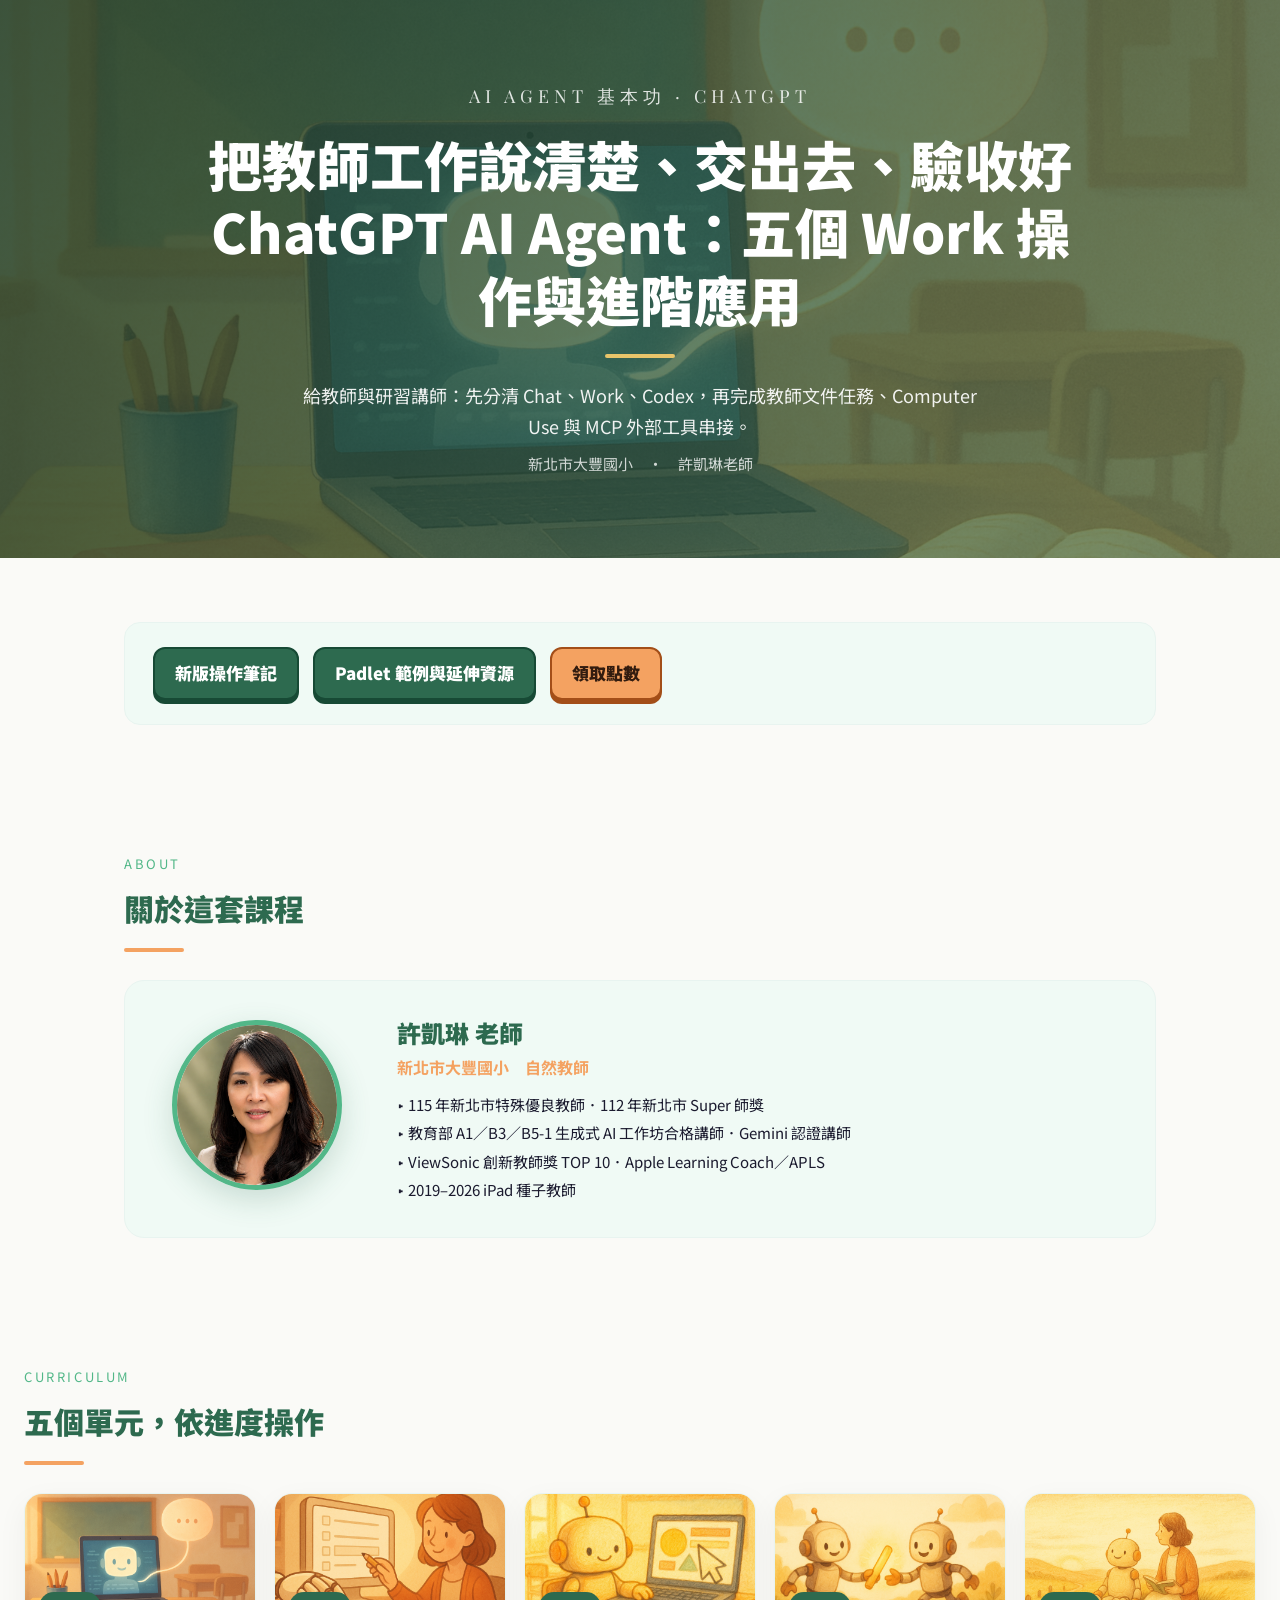
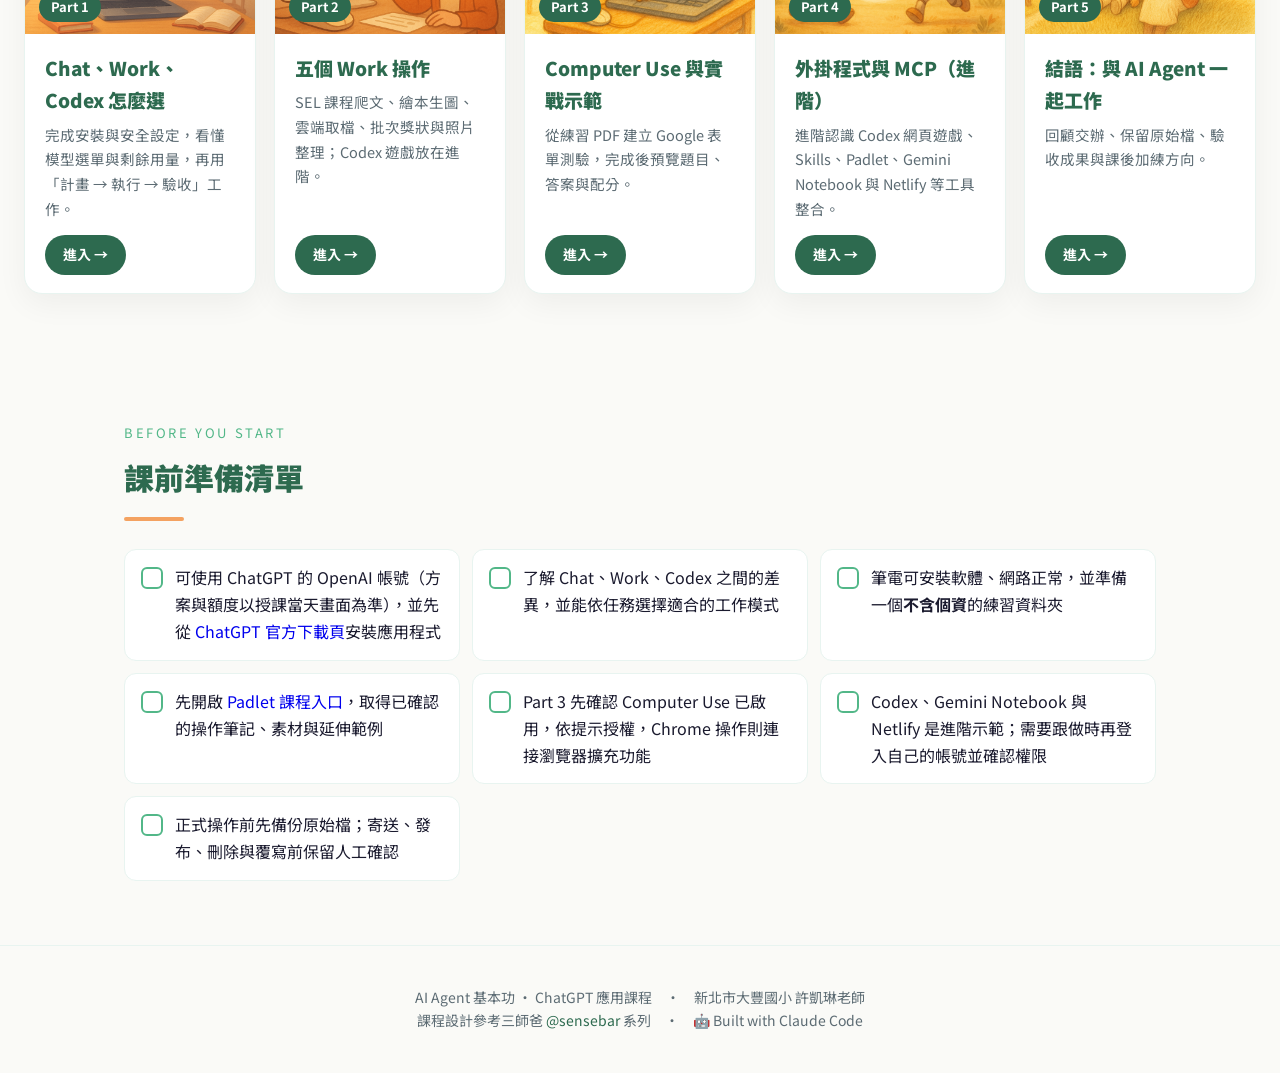
<file: index.html>
<!DOCTYPE html>
<html lang="zh-TW">
<head>
<meta charset="UTF-8">
<meta name="viewport" content="width=device-width, initial-scale=1.0">
<title>AI Agent 基本功 · ChatGPT 應用課程</title>
<link href="https://fonts.googleapis.com/css2?family=Noto+Sans+TC:wght@400;500;700;900&family=Playfair+Display:wght@700&display=swap" rel="stylesheet">
<style>
:root{
  --bg:#FAFAF7;--accent-1:#2D6A4F;--accent-2:#52B788;--accent-3:#F4A261;--accent-4:#E9C46A;
  --text:#1A1A2E;--muted:#5C6B73;--line:#E8F4F0;
}
*,*::before,*::after{box-sizing:border-box;margin:0;padding:0}
body{font-family:'Noto Sans TC',sans-serif;background:var(--bg);color:var(--text);line-height:1.7}
a{text-decoration:none}
.eyebrow{font-family:'Playfair Display';letter-spacing:.28em;text-transform:uppercase;font-size:13px}
.hero{min-height:62vh;display:flex;flex-direction:column;align-items:center;justify-content:center;text-align:center;
  color:#fff;padding:80px 24px;position:relative;background:url('part1/images/cover.png') center/cover}
.hero::after{content:'';position:absolute;inset:0;background:linear-gradient(120deg,rgba(26,58,42,.85),rgba(45,106,79,.6))}
.hero>*{position:relative;z-index:2}
.hero .eyebrow{opacity:.85;margin-bottom:18px}
.hero h1{font-size:clamp(30px,5vw,54px);font-weight:900;line-height:1.25;max-width:900px}
.hero .line{width:70px;height:4px;background:var(--accent-4);border-radius:2px;margin:22px auto}
.hero p{font-size:18px;opacity:.92;max-width:680px}
.hero .by{font-size:15px;opacity:.78;margin-top:10px}
section.block{max-width:1080px;margin:0 auto;padding:64px 24px}
.sec-eyebrow{color:var(--accent-2);letter-spacing:.2em;font-size:13px;margin-bottom:8px}
.sec-title{font-size:30px;font-weight:900;color:var(--accent-1)}
.dline{width:60px;height:4px;background:var(--accent-3);border-radius:2px;margin:14px 0 28px}
.teacher{display:grid;grid-template-columns:200px 1fr;gap:40px;align-items:center;background:#F0FAF5;border:1px solid var(--line);border-radius:20px;padding:32px}
.teacher img{width:170px;height:170px;border-radius:50%;object-fit:cover;border:5px solid var(--accent-2);box-shadow:0 10px 30px rgba(45,106,79,.2)}
.teacher h3{font-size:24px;color:var(--accent-1);font-weight:900}
.teacher .role{color:var(--accent-3);font-weight:700;margin-bottom:10px}
.teacher ul{list-style:none;font-size:15px;color:var(--text);line-height:1.9}
section.block.wide{max-width:1280px}
.parts{display:grid;grid-template-columns:repeat(5,1fr);gap:18px}
@media(max-width:1100px){.parts{grid-template-columns:repeat(3,1fr)}}
@media(max-width:760px){.parts{grid-template-columns:1fr}}
.pcard{background:#fff;border:1px solid var(--line);border-radius:18px;overflow:hidden;display:flex;flex-direction:column;
  box-shadow:0 10px 30px rgba(0,0,0,.05);transition:transform .2s,box-shadow .2s}
.pcard:hover{transform:translateY(-6px);box-shadow:0 18px 44px rgba(45,106,79,.18)}
.pcard .thumb{height:140px;background-size:cover;background-position:center;position:relative}
.pcard .thumb span{position:absolute;left:14px;bottom:12px;background:var(--accent-1);color:#fff;font-weight:700;font-size:13px;padding:4px 12px;border-radius:999px}
.pcard .body{padding:18px 20px;display:flex;flex-direction:column;flex:1}
.pcard h4{font-size:19px;color:var(--accent-1);font-weight:900;margin-bottom:6px}
.pcard p{font-size:14.5px;color:var(--muted);flex:1}
.pcard .go{margin-top:14px;align-self:flex-start;background:var(--accent-1);color:#fff;font-weight:700;font-size:14px;padding:8px 18px;border-radius:999px}
.pcard:hover .go{background:var(--accent-2)}
.chk{list-style:none;display:grid;grid-template-columns:repeat(auto-fit,minmax(280px,1fr));gap:12px}
.chk li{display:flex;gap:12px;align-items:flex-start;background:#fff;border:1px solid var(--line);border-radius:12px;padding:14px 16px;font-size:16px}
.chk .b{width:22px;height:22px;border:2px solid var(--accent-2);border-radius:6px;flex-shrink:0;margin-top:3px}
.cross{display:flex;flex-wrap:wrap;gap:14px;align-items:center;background:#F0FAF5;border:1px solid var(--line);border-radius:16px;padding:24px 28px}
.cross a{display:inline-flex;align-items:center;justify-content:center;min-height:52px;padding:10px 20px;border:2px solid #174A35;border-radius:12px;background:#2D6A4F;color:#fff;font-size:17px;font-weight:900;text-align:center;box-shadow:0 4px 0 #174A35;transition:transform .2s,box-shadow .2s,background .2s}
.cross a:hover{background:#24583F;transform:translateY(-2px);box-shadow:0 6px 0 #174A35}
.cross a:focus-visible{outline:3px solid #E9C46A;outline-offset:4px}
.cross a:active{transform:translateY(2px);box-shadow:0 2px 0 #174A35}
.cross a.primary{background:#F4A261;border-color:#A34E18;color:#321C0F;box-shadow:0 4px 0 #A34E18}
.cross a.primary:hover{background:#F8B77A;box-shadow:0 6px 0 #A34E18}
.cross a.primary:active{box-shadow:0 2px 0 #A34E18}
footer{text-align:center;color:var(--muted);font-size:14px;padding:40px 24px;border-top:1px solid var(--line)}
@media(max-width:680px){.teacher{grid-template-columns:1fr;text-align:center;justify-items:center}}
@media(max-width:680px){.cross{padding:20px;flex-direction:column}.cross a{width:100%}}
</style>
</head>
<body>

<div class="hero">
  <p class="eyebrow">AI Agent 基本功 · ChatGPT</p>
  <h1>把教師工作說清楚、交出去、驗收好<br>ChatGPT AI Agent：五個 Work 操作與進階應用</h1>
  <div class="line"></div>
  <p>給教師與研習講師：先分清 Chat、Work、Codex，再完成教師文件任務、Computer Use 與 MCP 外部工具串接。</p>
  <p class="by">新北市大豐國小　·　許凱琳老師</p>
</div>

<section class="block"><nav class="cross" aria-label="研習資源"><a href="https://docs.google.com/document/d/1jzYLz-a3kMPW-TNwBAWWw-22x5_Wmz9sQcmVhnAe8pc/edit" target="_blank" rel="noopener">新版操作筆記</a><a href="https://padlet.com/ab0308/ai-agent-chatgpt-s024hck04xwtok7u6uiw" target="_blank" rel="noopener">Padlet 範例與延伸資源</a><a class="primary" href="https://ai.nmking.io/anaec" target="_blank" rel="noopener">領取點數</a></nav></section>
<section class="block">
  <p class="sec-eyebrow">ABOUT</p>
  <h2 class="sec-title">關於這套課程</h2>
  <div class="dline"></div>
  <div class="teacher">
    <div style="text-align:center"><img src="teacher.png" alt="許凱琳老師"></div>
    <div>
      <h3>許凱琳 老師</h3>
      <p class="role">新北市大豐國小　自然教師</p>
      <ul>
        <li>▸ 115 年新北市特殊優良教師．112 年新北市 Super 師獎</li>
        <li>▸ 教育部 A1／B3／B5-1 生成式 AI 工作坊合格講師．Gemini 認證講師</li>
        <li>▸ ViewSonic 創新教師獎 TOP 10．Apple Learning Coach／APLS</li>
        <li>▸ 2019–2026 iPad 種子教師</li>
      </ul>
    </div>
  </div>
</section>

<section class="block wide">
  <p class="sec-eyebrow">CURRICULUM</p>
  <h2 class="sec-title">五個單元，依進度操作</h2>
  <div class="dline"></div>
  <div class="parts">
    <a class="pcard" href="part1/index.html">
      <div class="thumb" style="background-image:url('part1/images/cover.png')"><span>Part 1</span></div>
      <div class="body"><h4>Chat、Work、Codex 怎麼選</h4><p>完成安裝與安全設定，看懂模型選單與剩餘用量，再用「計畫 → 執行 → 驗收」工作。</p><span class="go">進入 →</span></div>
    </a>
    <a class="pcard" href="part2/index.html">
      <div class="thumb" style="background-image:url('part2/images/cover.png')"><span>Part 2</span></div>
      <div class="body"><h4>五個 Work 操作</h4><p>SEL 課程爬文、繪本生圖、雲端取檔、批次獎狀與照片整理；Codex 遊戲放在進階。</p><span class="go">進入 →</span></div>
    </a>
    <a class="pcard" href="part3/index.html">
      <div class="thumb" style="background-image:url('part3/images/cover.png')"><span>Part 3</span></div>
      <div class="body"><h4>Computer Use 與實戰示範</h4><p>從練習 PDF 建立 Google 表單測驗，完成後預覽題目、答案與配分。</p><span class="go">進入 →</span></div>
    </a>
    <a class="pcard" href="part4/index.html">
      <div class="thumb" style="background-image:url('part4/images/cover.png')"><span>Part 4</span></div>
      <div class="body"><h4>外掛程式與 MCP（進階）</h4><p>進階認識 Codex 網頁遊戲、Skills、Padlet、Gemini Notebook 與 Netlify 等工具整合。</p><span class="go">進入 →</span></div>
    </a>
    <a class="pcard" href="part5/index.html">
      <div class="thumb" style="background-image:url('part5/images/cover.png')"><span>Part 5</span></div>
      <div class="body"><h4>結語：與 AI Agent 一起工作</h4><p>回顧交辦、保留原始檔、驗收成果與課後加練方向。</p><span class="go">進入 →</span></div>
    </a>
  </div>
</section>

<section class="block">
  <p class="sec-eyebrow">BEFORE YOU START</p>
  <h2 class="sec-title">課前準備清單</h2>
  <div class="dline"></div>
  <ul class="chk">
    <li><span class="b"></span><div>可使用 ChatGPT 的 OpenAI 帳號（方案與額度以授課當天畫面為準），並先從 <a href="https://chatgpt.com/zh-Hant/download/" target="_blank" rel="noopener">ChatGPT 官方下載頁</a>安裝應用程式</div></li>
    <li><span class="b"></span><div>了解 Chat、Work、Codex 之間的差異，並能依任務選擇適合的工作模式</div></li>
    <li><span class="b"></span><div>筆電可安裝軟體、網路正常，並準備一個<b>不含個資</b>的練習資料夾</div></li>
    <li><span class="b"></span><div>先開啟 <a href="https://padlet.com/ab0308/ai-agent-chatgpt-s024hck04xwtok7u6uiw" target="_blank" rel="noopener">Padlet 課程入口</a>，取得已確認的操作筆記、素材與延伸範例</div></li>
    <li><span class="b"></span><div>Part 3 先確認 Computer Use 已啟用，依提示授權，Chrome 操作則連接瀏覽器擴充功能</div></li>
    <li><span class="b"></span><div>Codex、Gemini Notebook 與 Netlify 是進階示範；需要跟做時再登入自己的帳號並確認權限</div></li>
    <li><span class="b"></span><div>正式操作前先備份原始檔；寄送、發布、刪除與覆寫前保留人工確認</div></li>
  </ul>
</section>



<footer>
  AI Agent 基本功 · ChatGPT 應用課程　·　新北市大豐國小 許凱琳老師<br>
  課程設計參考三師爸 <a href="https://www.youtube.com/@sensebar" target="_blank" style="color:var(--accent-1)">@sensebar</a> 系列　·　🤖 Built with Claude Code
</footer>

</body>
</html>
</file>
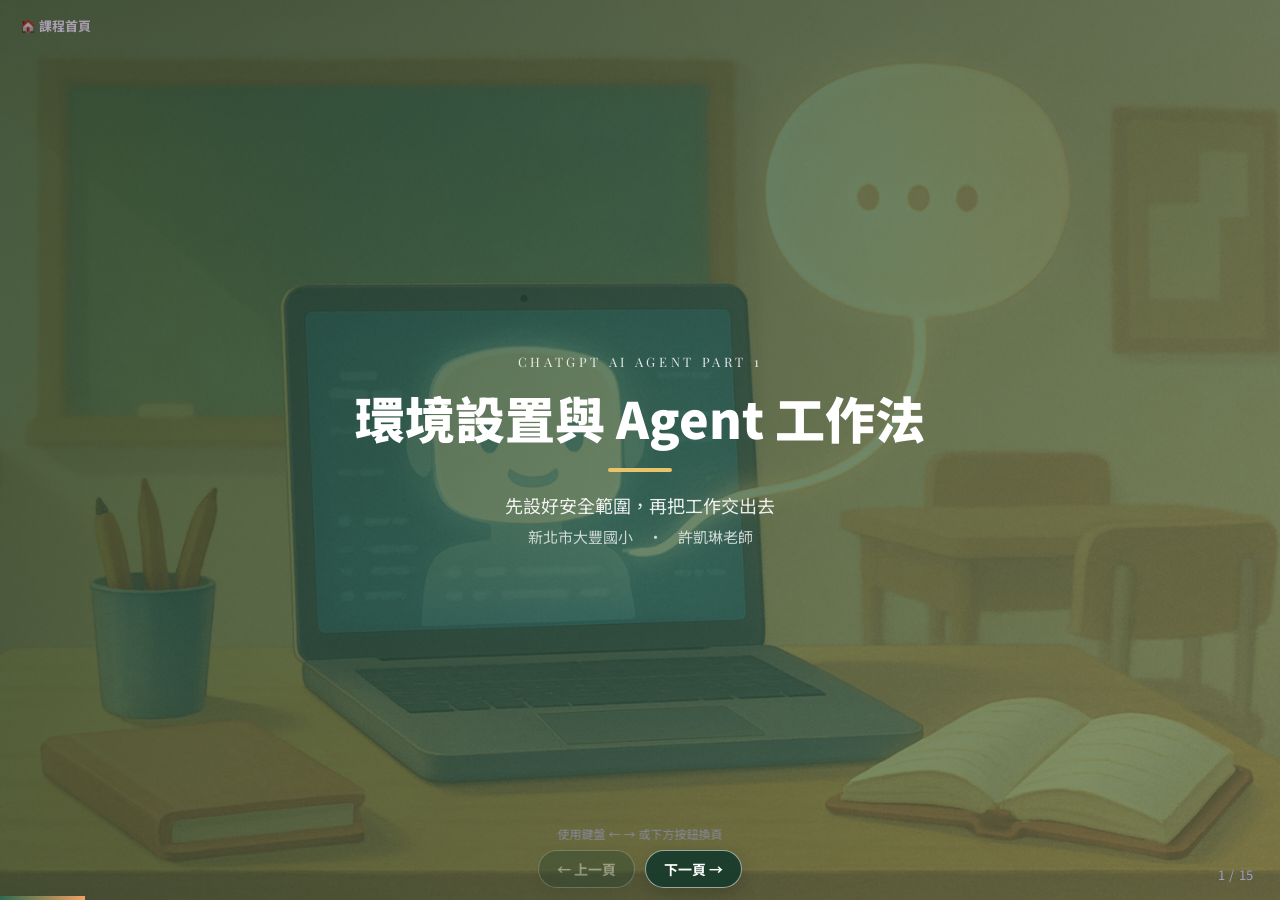
<file: part1/index.html>
<!DOCTYPE html>
<html lang="zh-TW">
<head>
<meta charset="UTF-8">
<meta name="viewport" content="width=device-width, initial-scale=1.0">
<title>ChatGPT AI Agent Part 1 — 環境設置與 Agent 工作法</title>
<link href="https://fonts.googleapis.com/css2?family=Noto+Sans+TC:wght@400;500;700;900&family=Playfair+Display:wght@700&family=JetBrains+Mono:wght@500&display=swap" rel="stylesheet">
<link rel="stylesheet" href="../style.css">
</head>
<body>
<a class="home-link" href="../index.html">🏠 課程首頁</a>
<div class="slides-wrapper" id="wrap">

<section class="slide bg ov" style="background:url('images/cover.png') center/cover">
  <div class="inner">
    <p class="eyebrow">ChatGPT AI Agent Part 1</p>
    <h1 style="font-size:50px;font-weight:900;line-height:1.25;margin-top:16px">環境設置與 Agent 工作法</h1>
    <div class="deco-line" style="margin:20px auto;background:var(--accent-4)"></div>
    <p style="font-size:18px;opacity:.9">先設好安全範圍，再把工作交出去</p>
    <p style="font-size:15px;opacity:.75;margin-top:8px">新北市大豐國小　·　許凱琳老師</p>
  </div>
</section>

<section class="slide">
  <div class="wrap">
    <p class="h-eyebrow">AI AGENT</p>
    <h2 class="h-title">先看任務要動什麼，再選 Chat、Work 或 Codex</h2>
    <div class="deco-line"></div>
    <div class="grid2">
      <div class="box"><h4>💬 Chat</h4><p>處理想法與文字：問答、寫作、摘要、翻譯與腦力激盪。</p></div>
      <div class="box"><h4>🗂️ ChatGPT Work</h4><p>完成工作流程：研究、彙整資料，產出文件、試算表、簡報與報告。</p></div>
      <div class="box"><h4>🧰 Codex</h4><p>處理程式專案與本機工具：資料夾、終端機、GitHub、測試與 Padlet MCP。</p></div>
      <div class="box"><h4>❓ 一個判斷題</h4><p>這次真正要動的是想法文字、完整辦公成果，還是程式專案與本機工具？</p></div>
    </div>
    <div class="note">Work 正逐步開放，功能依方案、平台與工作區設定而異；以授課當天帳號畫面為準。</div>
  </div>
</section>

<section class="slide">
  <div class="wrap">
    <figure class="guide-shot full-shot">
      <a href="images/chat-work-codex-roles.png" target="_blank"><img src="images/chat-work-codex-roles.png" alt="Chat、Work 與 Codex 的工作分工比較圖"></a>
      <figcaption>Work 與 Codex 能力有重疊，介面與技術細節呈現不同；以研習當天為準。</figcaption>
    </figure>
  </div>
</section>

<section class="slide">
  <div class="wrap">
    <p class="h-eyebrow">SETUP ①</p>
    <h2 class="h-title">下載、登入與建立練習工作區</h2>
    <div class="deco-line"></div>
    <ol class="steps">
      <li><span class="num">1</span><div class="tx">到 <a href="https://chatgpt.com/zh-Hant/download/" target="_blank" rel="noopener"><b>ChatGPT 官方下載頁</b></a>安裝 ChatGPT 應用程式，登入自己的帳號。<span class="pill">方案、模型與額度會更新，以當天帳號畫面為準</span></div></li>
      <li><span class="num">2</span><div class="tx">在「文件」建立<b>獨立練習資料夾</b>，只放假資料與可備份的檔案。</div></li>
      <li><span class="num">3</span><div class="tx">教師文件先以 <b>Work</b> 示範；進階內容用 <b>Codex</b> 示範網頁修改與測試。兩者能力有重疊，本機資料夾取決於工具與授權。</div></li>
    </ol>
  </div>
</section>
<section class="slide"><div class="wrap"><p class="h-eyebrow">課程入口</p><h2 class="h-title">先開 Padlet，再依帳號狀況開始</h2><div class="deco-line"></div><ol class="steps"><li><span class="num">1</span><div class="tx">開啟 <a href="https://padlet.com/ab0308/ai-agent-chatgpt-s024hck04xwtok7u6uiw" target="_blank" rel="noopener"><b>Padlet 課程入口</b></a>，找到操作筆記、素材與示範。</div></li><li><span class="num">2</span><div class="tx">已有訂閱：登入自己的 ChatGPT 帳號並查看可用模式。</div></li><li><span class="num">3</span><div class="tx">需要點數：依講師說明使用 <a href="https://ai.nmking.io/kowqn" target="_blank" rel="noopener"><b>點數領取入口</b></a>。</div></li></ol><div class="note">完整提示詞以 <a href="https://docs.google.com/document/d/1jzYLz-a3kMPW-TNwBAWWw-22x5_Wmz9sQcmVhnAe8pc/edit" target="_blank" rel="noopener">10／29 確認的學員操作筆記</a>為準。</div></div></section>

<section class="slide">
  <div class="wrap">
    <p class="h-eyebrow">畫面參考</p>
    <h2 class="h-title">選模型前，先看剩餘用量</h2>
    <div class="deco-line"></div>
    <div class="shot-grid">
      <figure class="guide-shot">
        <a href="images/model-picker.png" target="_blank"><img src="images/model-picker.png" alt="ChatGPT 選取模型選單畫面"></a>
        <figcaption>模型選單：以自己帳號看得到的項目為準。</figcaption>
      </figure>
      <figure class="guide-shot">
        <a href="images/usage-remaining.png" target="_blank"><img src="images/usage-remaining.png" alt="ChatGPT 剩餘用量畫面，顯示 5 小時與 1 週額度"></a>
        <figcaption>剩餘用量：點左下角帳號查看 5 小時與 1 週額度。</figcaption>
      </figure>
    </div>
  </div>
</section>

<section class="slide">
  <div class="wrap">
    <p class="h-eyebrow">SETUP ②</p>
    <h2 class="h-title">選擇權限：初學者先守住工作區</h2>
    <div class="deco-line"></div>
    <div class="grid2">
      <div class="box"><h4>預設／依請求</h4><p>在工作區內執行；超出範圍或遇到敏感操作時再詢問。</p></div>
      <div class="box"><h4>代我核准／自動審查</h4><p>流程較順，但仍要檢查 AI 的自動判斷。</p></div>
      <div class="box"><h4>完整存取</h4><p>自由度與風險最高，不建議初學者直接使用。</p></div>
      <div class="box"><h4>推薦自訂</h4><p>依請求＋工作區寫入；需要查詢或下載時才允許網路。</p></div>
    </div>
  </div>
</section>

<section class="slide">
  <div class="wrap">
    <p class="h-eyebrow">畫面參考</p>
    <h2 class="h-title">先辨認三種權限，再決定開放範圍</h2>
    <div class="deco-line"></div>
    <figure class="guide-shot">
      <a href="images/permission-levels.png" target="_blank"><img src="images/permission-levels.png" alt="ChatGPT 預設權限、自動審查與完整存取權畫面"></a>
      <figcaption>初學者建議從預設權限開始；完整存取權的風險最高。</figcaption>
    </figure>
  </div>
</section>

<section class="slide">
  <div class="wrap">
    <p class="h-eyebrow">畫面參考</p>
    <h2 class="h-title">組態：依請求、工作區寫入、允許網路存取</h2>
    <div class="deco-line"></div>
    <figure class="guide-shot">
      <a href="images/configuration.png" target="_blank"><img src="images/configuration.png" alt="ChatGPT 組態中的核准政策、沙盒設定與網路存取權畫面"></a>
      <figcaption>使用者設定可依需求調整核准政策、沙盒範圍與網路存取權。</figcaption>
    </figure>
  </div>
</section>

<section class="slide">
  <div class="wrap">
    <p class="h-eyebrow">SETUP ③</p>
    <h2 class="h-title">個人化與 Computer Use</h2>
    <div class="deco-line"></div>
    <ol class="steps">
      <li><span class="num">1</span><div class="tx"><b>個人化</b>：選「務實」，自訂指令要求繁體中文、先講結論、不確定時明確標示。</div></li>
      <li><span class="num">2</span><div class="tx"><b>Computer Use</b>：只開啟這堂需要的應用程式；登入、付款、寄送、發布、刪除前人工確認。</div></li>
    </ol>
  </div>
</section>

<section class="slide">
  <div class="wrap">
    <p class="h-eyebrow">畫面參考</p>
    <h2 class="h-title">個人化設定</h2>
    <div class="deco-line"></div>
    <figure class="guide-shot">
      <a href="images/personalization-settings.png" target="_blank"><img src="images/personalization-settings.png" alt="ChatGPT 個人化務實語氣與自訂指令畫面"></a>
      <figcaption>自訂指令可加入繁體中文、先講結論，以及高風險操作前先詢問。</figcaption>
    </figure>
  </div>
</section>

<section class="slide">
  <div class="wrap">
    <p class="h-eyebrow">畫面參考</p>
    <h2 class="h-title">整合及程式設計設定</h2>
    <div class="deco-line"></div>
    <figure class="guide-shot">
      <a href="images/integrations-programming.png" target="_blank"><img src="images/integrations-programming.png" alt="ChatGPT 設定中的整合及程式設計選項"></a>
      <figcaption>依任務需求設定 Appshots、外掛程式、瀏覽器、Computer Use、掛勾、連線、Git、環境與工作樹。</figcaption>
    </figure>
  </div>
</section>

<section class="slide">
  <div class="wrap">
    <p class="h-eyebrow">畫面參考</p>
    <h2 class="h-title">Computer Use 只開啟本次課程需要的應用程式</h2>
    <div class="deco-line"></div>
    <figure class="guide-shot">
      <a href="images/computer-use.png" target="_blank"><img src="images/computer-use.png" alt="ChatGPT Computer Use 應用程式授權畫面"></a>
      <figcaption>登入、付款、寄送、發布、刪除或傳送資料前，仍保留人工確認。</figcaption>
    </figure>
  </div>
</section>

<section class="slide">
  <div class="wrap">
    <p class="h-eyebrow">WORKFLOW</p>
    <h2 class="h-title">全課共用：計畫 → 執行 → 驗收</h2>
    <div class="deco-line"></div>
    <ul class="steps">
      <li><span class="num">1</span><div class="tx"><b>先盤點</b>：只讀取資料、說明現況與風險，不修改。</div></li>
      <li><span class="num">2</span><div class="tx"><b>再計畫</b>：列出步驟、交付成果與驗收方法，等使用者確認。</div></li>
      <li><span class="num">3</span><div class="tx"><b>小範圍試做</b>：先處理 3 筆或建立副本，再完整執行。</div></li>
      <li><span class="num">4</span><div class="tx"><b>實際驗收</b>：打開成果、抽查內容、核對數量與例外，不只看「已完成」。</div></li>
    </ul>
    <div class="note">交辦公式：背景＋目標＋資料＋限制＋交付格式＋驗收標準。</div>
  </div>
</section>

<section class="slide bg ov-deep" style="background:url('images/ending.png') center/cover">
  <div class="inner">
    <p style="font-family:'Playfair Display';font-size:60px;margin-bottom:10px">謝謝</p>
    <div class="deco-line" style="margin:0 auto 22px;background:var(--accent-4)"></div>
    <p style="font-size:20px;opacity:.92">環境就緒，會交辦，也會驗收</p>
    <p style="font-size:15px;opacity:.78;margin-top:12px">下一段 Part 2：五個 Work 操作</p>
  </div>
</section>

</div>
<div class="progress-bar" id="bar"></div>
<div class="slide-counter" id="counter"> 1 / 15</div>
<div class="nav-hint">使用鍵盤 ← → 或下方按鈕換頁</div>
<nav class="slide-nav" aria-label="投影片換頁">
  <button id="prevBtn" type="button">← 上一頁</button>
  <button id="nextBtn" type="button">下一頁 →</button>
</nav>
<script>
const slides=[...document.querySelectorAll('.slide')];
const bar=document.getElementById('bar'),counter=document.getElementById('counter'),prevBtn=document.getElementById('prevBtn'),nextBtn=document.getElementById('nextBtn');
let cur=0;
function show(n){cur=Math.max(0,Math.min(n,slides.length-1));
  slides.forEach((s,i)=>{s.classList.toggle('active',i===cur);s.setAttribute('aria-hidden',i===cur?'false':'true');s.classList.toggle('prev',i<cur);});
  bar.style.width=((cur+1)/slides.length*100)+'%';counter.textContent=(cur+1)+' / '+slides.length;history.replaceState(null,'','#'+(cur+1));
  prevBtn.disabled=cur===0;nextBtn.disabled=cur===slides.length-1;}
show(Number(location.hash.slice(1))-1||0);
document.addEventListener('keydown',e=>{if(e.key==='ArrowRight'){e.preventDefault();show(cur+1);}if(e.key==='ArrowLeft'){e.preventDefault();show(cur-1);}});
prevBtn.addEventListener('click',()=>show(cur-1));
nextBtn.addEventListener('click',()=>show(cur+1));
</script>
</body>
</html>
</file>
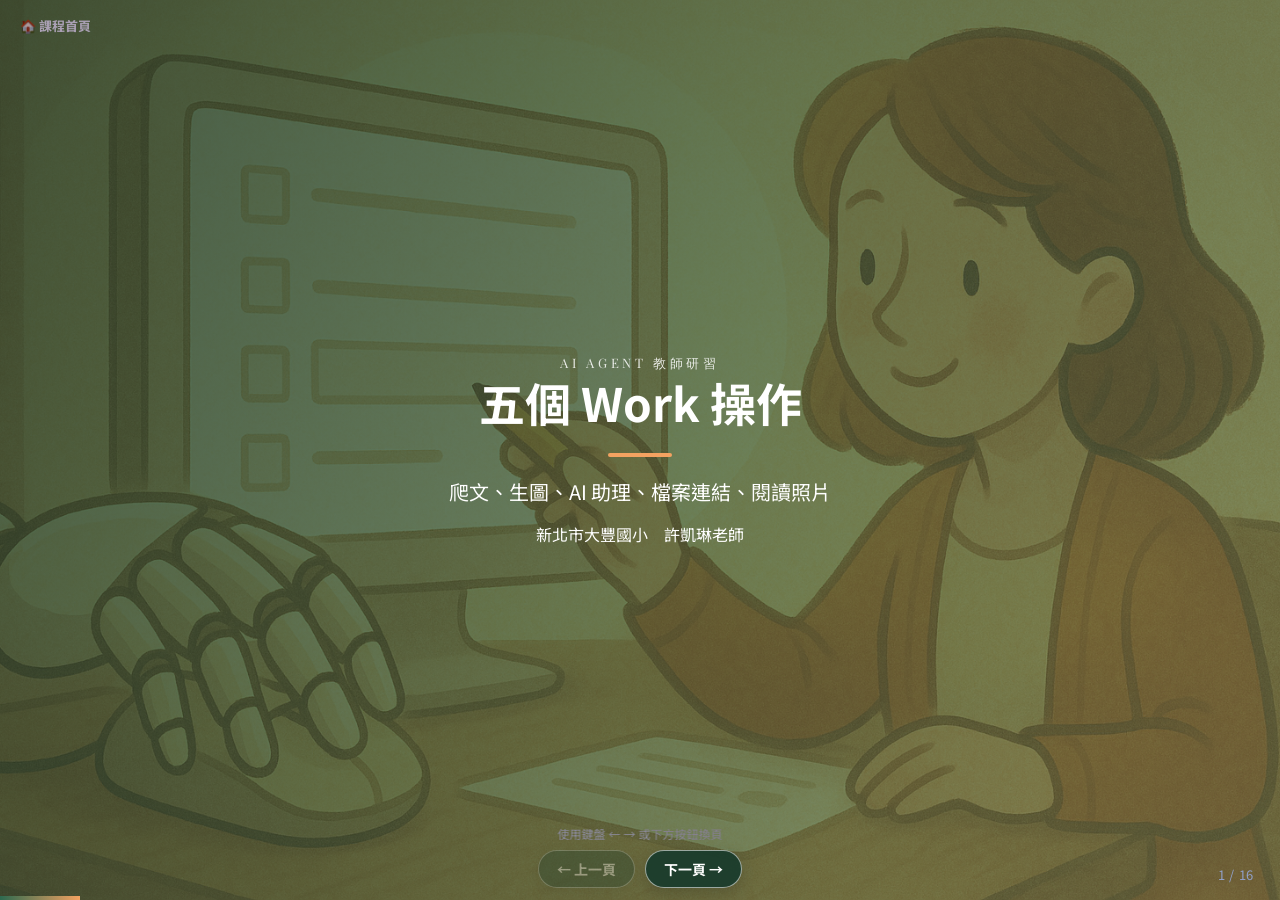
<file: part2/index.html>
<!DOCTYPE html>
<html lang="zh-TW">
<head>
<meta charset="UTF-8">
<meta name="viewport" content="width=device-width, initial-scale=1.0">
<title>AI Agent Part 2｜五個 Work 操作</title>
<link href="https://fonts.googleapis.com/css2?family=Noto+Sans+TC:wght@400;500;700;900&family=Playfair+Display:wght@700&family=JetBrains+Mono:wght@500&display=swap" rel="stylesheet">
<link rel="stylesheet" href="../style.css?v=prep-list-1029">
</head>
<body>
<a class="home-link" href="../index.html">🏠 課程首頁</a>
<div class="slides-wrapper" id="wrap">
<section class="slide bg ov" style="background:url('images/cover.png') center/cover"><div class="inner"><p class="eyebrow">AI Agent 教師研習</p><h1 style="font-size:46px;line-height:1.3">五個 Work 操作</h1><div class="deco-line" style="margin:20px auto"></div><p style="font-size:20px">爬文、生圖、AI 助理、檔案連結、閱讀照片</p><p style="margin-top:16px">新北市大豐國小　許凱琳老師</p></div></section>
<section class="slide"><div class="wrap"><p class="h-eyebrow">課程地圖</p><h2 class="h-title">今天的五個操作</h2><div class="deco-line"></div><ol class="steps"><li><span class="num">1</span><div class="tx"><b>爬文</b>：搜尋資源，規劃 SEL 課程</div></li><li><span class="num">2</span><div class="tx"><b>生圖</b>：延續操作一，製作繪本式簡報</div></li><li><span class="num">3</span><div class="tx"><b>AI 助理</b>：從 Google Drive 取得研習素材</div></li><li><span class="num">4</span><div class="tx"><b>不同檔案的連結</b>：Excel＋Word 批次製作獎狀</div></li><li><span class="num">5</span><div class="tx"><b>閱讀照片</b>：整理旅遊照片</div></li></ol><div class="repo"><a href="https://docs.google.com/document/d/1jzYLz-a3kMPW-TNwBAWWw-22x5_Wmz9sQcmVhnAe8pc/edit?usp=drivesdk" target="_blank" rel="noopener">開啟已確認的學員操作筆記</a></div></div></section>
<section class="slide"><div class="wrap"><p class="h-eyebrow">操作前</p><h2 class="h-title">先選好練習資料夾</h2><div class="deco-line"></div><ol class="steps prep-list"><li><span class="num">1</span><div class="tx">改變專案資料夾的名稱</div></li><li><span class="num">2</span><div class="tx">注意模型以及給予的權限</div></li><li><span class="num">3</span><div class="tx">隨時檢查自己的額度</div></li><li><span class="num">4</span><div class="tx">明確指出資料夾的檔案路徑</div></li></ol></div></section>
<section class="slide"><div class="wrap"><p class="h-eyebrow">操作 1</p><h2 class="h-title">操作一：爬文｜搜尋資源，規劃 SEL 課程</h2><div class="deco-line"></div><p class="sub">選好練習資料夾。貼上後先看課程大綱，確認後才準備第一週。</p><div class="note">完成後看看：打開 Word，看看活動是否適合四年級、時間安排是否可行，並點開資源網址核對。</div></div></section>
<section class="slide"><div class="wrap"><p class="h-eyebrow">操作 1</p><h2 class="h-title">操作一：爬文｜直接貼上</h2><div class="deco-line"></div><div class="code">我要製作【SEL】課程，請建立一個叫做【SEL】的資料夾，這次搜尋到的資料和製作的檔案，都放在這個資料夾裡。

1. 我要設計【4】堂課，分成【4】次上課，每堂【40 分鐘】，對象是【國小四年級學生】，主題是【SEL】。
幫我搜尋網路上可用的教學資源，整理資源介紹、來源和網址，存成 Word 格式，檔名為「網路資源」。
再幫我草擬課程大綱，內容要有每堂課的主題、學習目標和活動安排，存成 Word 格式，檔名為「【SEL】課程大綱」。

2. 請以臺灣國小的教學情境來規劃，也幫我想想還需要哪些教學資料，先提出建議，跟我討論。做到這裡先停下來，等我確認課程大綱。

3. 等我確認後，再準備第一週上課會用到的教案、學習單和材料清單，用 Word 格式存入「第一週」資料夾。PPT 先不要做，我們再另外討論。</div><div class="note"><a href="https://docs.google.com/document/d/1jzYLz-a3kMPW-TNwBAWWw-22x5_Wmz9sQcmVhnAe8pc/edit?usp=drivesdk" target="_blank" rel="noopener">完整提示詞請見已確認的學員操作筆記</a></div></div></section>
<section class="slide"><div class="wrap"><p class="h-eyebrow">操作 2</p><h2 class="h-title">操作二：生圖｜延續操作一，製作繪本式簡報</h2><div class="deco-line"></div><p class="sub">等第一週課程確認後，在同一個對話接著貼。子代理功能依當天工具而定，沒有時請 AI 說明可用的分工方式。</p><div class="note">完成後看看：確認共 12 頁、角色與故事連貫；點選投影片上的文字，測試能否直接修改。</div></div></section>
<section class="slide"><div class="wrap"><p class="h-eyebrow">操作 2</p><h2 class="h-title">操作二：生圖｜直接貼上</h2><div class="deco-line"></div><div class="code">現在我們來把【第一週的 SEL 課程】做成【12】頁的繪本式簡報，給【國小四年級學生】上課使用。

每一頁都用全版繪本插圖來設計，使用 imagegen 工具生圖，整份簡報的人物和畫風要一致。圖片裡不要放文字，文字另外放在投影片上，讓我之後可以編輯。

請建立三個 subagent（子代理）分工，每個負責 4 頁。開始前先統一故事內容、角色造型和畫風，再分工製作。

最後合併成一份 PPT，存入前面的【SEL】資料夾，檔名為「【SEL第一週繪本簡報】」。</div><div class="note"><a href="https://docs.google.com/document/d/1jzYLz-a3kMPW-TNwBAWWw-22x5_Wmz9sQcmVhnAe8pc/edit?usp=drivesdk" target="_blank" rel="noopener">完整提示詞請見已確認的學員操作筆記</a></div></div></section>
<section class="slide"><div class="wrap"><p class="h-eyebrow">操作 3</p><h2 class="h-title">操作三：AI 助理｜從 Google Drive 取得研習素材</h2><div class="deco-line"></div><p class="sub">先選好專案資料夾。這一步取得的素材會用於操作四、五和延伸示範。</p><div class="note">完成後看看：對照素材盤點表與實際檔案，查看有沒有下載失敗或無法讀取的項目。</div></div></section>
<section class="slide"><div class="wrap"><p class="h-eyebrow">操作 3</p><h2 class="h-title">操作三：AI 助理｜直接貼上</h2><div class="deco-line"></div><div class="code">請幫我下載這個 Google Drive 資料夾裡的研習素材：
https://drive.google.com/drive/folders/1B7XGOsAgMnHDs9dcXMlUc6bNgDRKpiUH?usp=drive_link

1. 在目前的專案資料夾裡，建立「【研習素材】」資料夾，把下載的檔案放進去；如果有壓縮檔，請解壓縮，並保留原始壓縮檔。
2. 幫我整理一份「素材盤點表」，列出檔名、檔案類型、大小，以及一句話的內容摘要，存成 Excel。
3. 不要修改或刪除原始素材；如果遇到同名檔案，請另外保留，不要直接覆蓋。
4. 最後告訴我下載了哪些檔案，有沒有無法下載、解壓縮或讀取的檔案。無法讀取的內容請註明，不要猜測。</div><div class="note"><a href="https://docs.google.com/document/d/1jzYLz-a3kMPW-TNwBAWWw-22x5_Wmz9sQcmVhnAe8pc/edit?usp=drivesdk" target="_blank" rel="noopener">完整提示詞請見已確認的學員操作筆記</a></div></div></section>
<section class="slide"><div class="wrap"><p class="h-eyebrow">操作 4</p><h2 class="h-title">操作四：不同檔案的連結｜Excel＋Word 批次製作獎狀</h2><div class="deco-line"></div><p class="sub">找到學生名單 Excel 和獎狀範本 Word，換成實際檔名。</p><div class="note">完成後看看：先抽查三張的姓名、獎項和版面，再確認是否批次產出。</div></div></section>
<section class="slide"><div class="wrap"><p class="h-eyebrow">操作 4</p><h2 class="h-title">操作四：不同檔案的連結｜直接貼上</h2><div class="deco-line"></div><div class="code">請讀取資料夾中的「【學生名單】」Excel 和「【獎狀範本】」Word，依照名單製作獎狀，保留範本原本的版面和格式。

1. 先檢查班級、座號、姓名、獎項是否能對應，列出缺少的資料和可能重複的名單。有問題的資料先不要自行補填或刪除。
2. 用資料完整的前【3】位學生製作獎狀，存成 Word 和 PDF，讓我檢查。做到這裡先停下來，等我確認。
3. 我確認後，再批次製作全部獎狀，存成 Word 和 PDF，放進「【獎狀成品】」資料夾。
4. 最後告訴我完成幾張獎狀，並列出無法製作的名單與原因。</div><div class="note"><a href="https://docs.google.com/document/d/1jzYLz-a3kMPW-TNwBAWWw-22x5_Wmz9sQcmVhnAe8pc/edit?usp=drivesdk" target="_blank" rel="noopener">完整提示詞請見已確認的學員操作筆記</a></div></div></section>
<section class="slide"><div class="wrap"><p class="h-eyebrow">操作 5</p><h2 class="h-title">操作五：閱讀照片｜整理旅遊照片</h2><div class="deco-line"></div><p class="sub">選取素材裡的旅遊照片資料夾，先看盤點與分類建議，再決定是否執行。</p><div class="note">完成後看看：查看原始照片仍在；抽查分類、日期、檔名與照片內容，另外核對封面的複製張數。</div></div></section>
<section class="slide"><div class="wrap"><p class="h-eyebrow">操作 5</p><h2 class="h-title">操作五：閱讀照片｜直接貼上（1/2）</h2><div class="deco-line"></div><div class="code">請幫我整理「【旅遊照片】」資料夾裡的照片。

1. 先盤點照片，告訴我打算怎麼分類，以及有哪些需要注意的地方。先不要更動檔案，等我確認後再整理。
2. 分類時，請參考照片的拍攝時間、GPS 位置、檔名和畫面內容。沒有拍攝資訊或無法確定地點的，不要自行猜測。
3. 我確認後，只用「複製」的方式，把照片放進新的「【旅遊照片整理】」資料夾，保留所有原始檔案。</div><div class="note"><a href="https://docs.google.com/document/d/1jzYLz-a3kMPW-TNwBAWWw-22x5_Wmz9sQcmVhnAe8pc/edit?usp=drivesdk" target="_blank" rel="noopener">完整提示詞請見已確認的學員操作筆記</a></div></div></section>
<section class="slide"><div class="wrap"><p class="h-eyebrow">操作 5</p><h2 class="h-title">操作五：閱讀照片｜直接貼上（2/2）</h2><div class="deco-line"></div><div class="code">4. 新資料夾內分成：
01_交通、02_海邊、03_景點、04_美食、05_人物、06_夕陽、07_住宿、08_夜景、09_精選封面、10_需要確認。
每張照片先選一個最適合的分類，適合當封面的可以另外複製一份到「09_精選封面」。
5. 模糊、疑似重複、太暗或無法確定分類的照片，放進「10_需要確認」，不要刪除。
6. 複製後的照片改名為「景點名稱＿日期＿序號＿描述」，保留原本的副檔名。無法確認的地點或日期，請標示「地點待確認」或「日期不明」。
7. 最後做一份整理報告，告訴我原本有幾張、整理後有幾張、各資料夾的張數，以及哪些照片需要我確認。封面額外複製的張數請另外列出。

請先回報盤點結果、整理方式和注意事項，等我確認後再執行複製與改名。</div><div class="note"><a href="https://docs.google.com/document/d/1jzYLz-a3kMPW-TNwBAWWw-22x5_Wmz9sQcmVhnAe8pc/edit?usp=drivesdk" target="_blank" rel="noopener">完整提示詞請見已確認的學員操作筆記</a></div></div></section>




<section class="slide"><div class="wrap"><p class="h-eyebrow">成果驗收</p><h2 class="h-title">完成後，自己打開看看</h2><div class="deco-line"></div><p class="sub">Word：內容是否適合學生？</p><p class="sub">繪本 PPT：角色一致，文字可以修改？</p><p class="sub">素材與獎狀：檔案數量、姓名與欄位正確？</p><p class="sub">照片：原檔還在，分類與命名合理？</p></div></section>
<section class="slide bg ov" style="background:url('images/ending.png') center/cover"><div class="inner"><p class="eyebrow">AI Agent 教師研習</p><h1 style="font-size:46px;line-height:1.3">五個操作完成</h1><div class="deco-line" style="margin:20px auto"></div><p style="font-size:20px">下一段：Computer Use 操作電腦與瀏覽器</p><p style="margin-top:16px">新北市大豐國小　許凱琳老師</p></div></section>
</div>
<div class="progress-bar" id="bar"></div>
<div class="slide-counter" id="counter"> 1 / 16</div>
<div class="nav-hint">使用鍵盤 ← → 或下方按鈕換頁</div>
<nav class="slide-nav" aria-label="投影片換頁">
  <button id="prevBtn" type="button">← 上一頁</button>
  <button id="nextBtn" type="button">下一頁 →</button>
</nav>
<script>
const slides=[...document.querySelectorAll('.slide')];
const bar=document.getElementById('bar'),counter=document.getElementById('counter'),prevBtn=document.getElementById('prevBtn'),nextBtn=document.getElementById('nextBtn');
let cur=0;
function show(n){cur=Math.max(0,Math.min(n,slides.length-1));
  slides.forEach((s,i)=>{s.classList.toggle('active',i===cur);s.setAttribute('aria-hidden',i===cur?'false':'true');s.classList.toggle('prev',i<cur);});
  bar.style.width=((cur+1)/slides.length*100)+'%';counter.textContent=(cur+1)+' / '+slides.length;history.replaceState(null,'','#'+(cur+1));
  prevBtn.disabled=cur===0;nextBtn.disabled=cur===slides.length-1;}
show(Number(location.hash.slice(1))-1||0);
document.addEventListener('keydown',e=>{if(e.key==='ArrowRight'){e.preventDefault();show(cur+1);}if(e.key==='ArrowLeft'){e.preventDefault();show(cur-1);}});
prevBtn.addEventListener('click',()=>show(cur-1));
nextBtn.addEventListener('click',()=>show(cur+1));
</script>
</body>
</html>
</file>
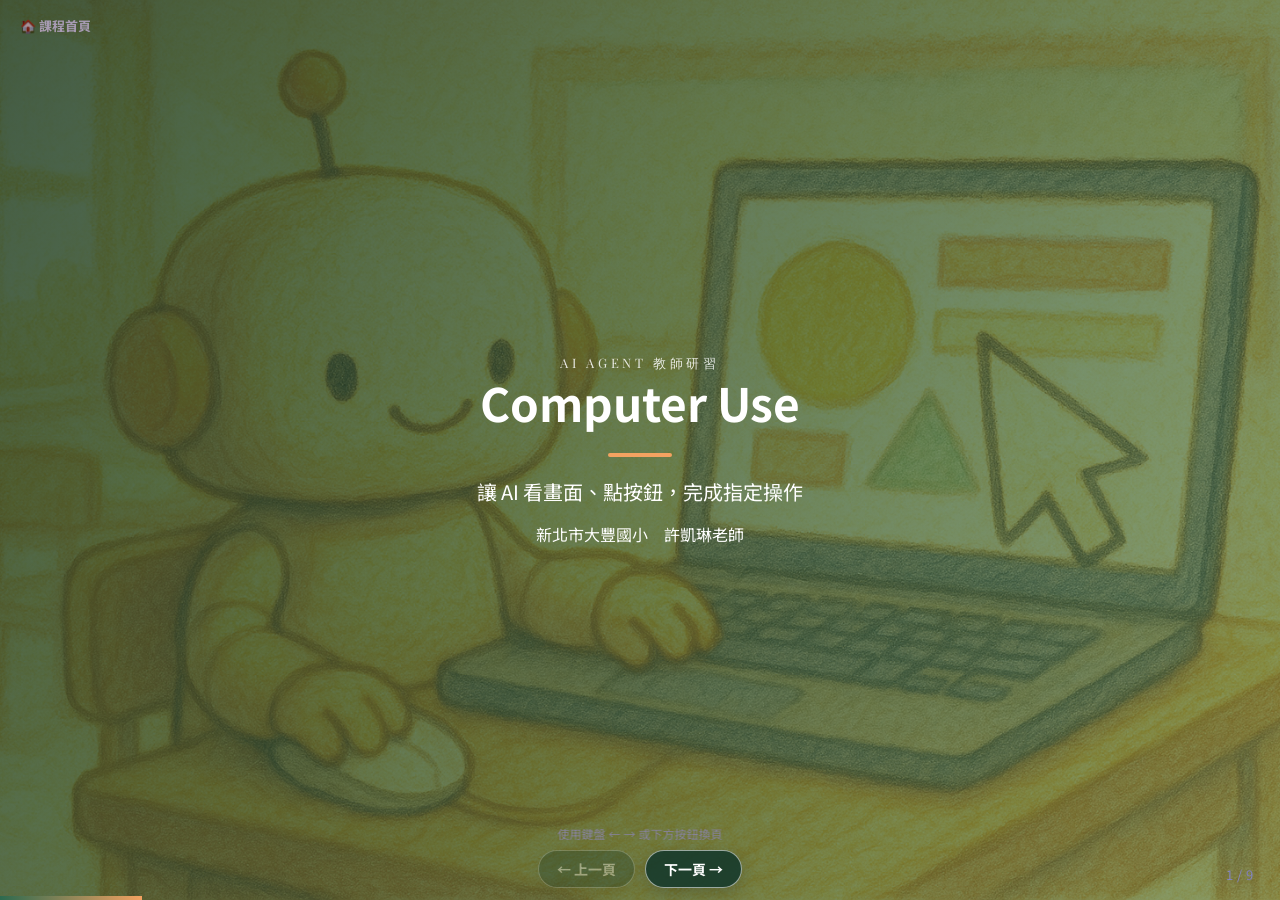
<file: part3/index.html>
<!DOCTYPE html>
<html lang="zh-TW">
<head>
<meta charset="UTF-8">
<meta name="viewport" content="width=device-width, initial-scale=1.0">
<title>AI Agent Part 3｜Computer Use</title>
<link href="https://fonts.googleapis.com/css2?family=Noto+Sans+TC:wght@400;500;700;900&family=Playfair+Display:wght@700&family=JetBrains+Mono:wght@500&display=swap" rel="stylesheet">
<link rel="stylesheet" href="../style.css">
</head>
<body>
<a class="home-link" href="../index.html">🏠 課程首頁</a>
<div class="slides-wrapper" id="wrap">
<section class="slide bg ov" style="background:url('images/cover.png') center/cover"><div class="inner"><p class="eyebrow">AI Agent 教師研習</p><h1 style="font-size:46px;line-height:1.3">Computer Use</h1><div class="deco-line" style="margin:20px auto"></div><p style="font-size:20px">讓 AI 看畫面、點按鈕，完成指定操作</p><p style="margin-top:16px">新北市大豐國小　許凱琳老師</p></div></section>
<section class="slide"><div class="wrap"><p class="h-eyebrow">觀念</p><h2 class="h-title">Work、Codex、Computer Use 與瀏覽器</h2><div class="deco-line"></div><p class="sub">Work 與 Codex 是工作介面，能力有重疊。</p><p class="sub">Computer Use 是操作電腦畫面的能力，可以點選、輸入各種 App。</p><p class="sub">瀏覽器是 ChatGPT 內建的瀏覽器，AI 可以自己開網頁、點連結、填表單。</p><p class="sub">有合適的連接工具時，直接處理資料；只跟網頁有關，先用瀏覽器；要操作其他 App，再用 Computer Use。</p></div></section>
<section class="slide"><div class="wrap"><p class="h-eyebrow">準備</p><h2 class="h-title">開始前的設定</h2><div class="deco-line"></div><p class="sub">在設定中確認 Computer Use 與「瀏覽器」都已開啟，依畫面完成授權。</p><p class="sub">macOS 依提示開啟螢幕錄製與輔助使用；Chrome 依介面連接擴充功能。</p><p class="sub">Windows 操作時要保持目標視窗可見，避免同時操作同一個 App。</p><p class="sub">只開放這次需要的 App，登入時由自己操作；瀏覽器用完可清除瀏覽資料。</p><p class="sub"><a href="https://learn.chatgpt.com/docs/computer-use" target="_blank" rel="noopener">官方設定說明</a></p></div></section>
<section class="slide"><div class="wrap"><p class="h-eyebrow">設定畫面</p><h2 class="h-title">Computer use 與瀏覽器的開關</h2><div class="deco-line"></div><div class="shot-grid"><figure class="guide-shot"><a href="images/computer-use-settings.png" target="_blank" rel="noopener"><img src="images/computer-use-settings.png" alt="ChatGPT 設定中的 Computer use 頁面：任何應用程式、Google Chrome、Microsoft Excel 與鎖定使用開關"></a><figcaption>Computer use：操作電腦上的 App。只開這次需要的項目，「鎖定使用」建議保持關閉。</figcaption></figure><figure class="guide-shot"><a href="images/browser-settings.png" target="_blank" rel="noopener"><img src="images/browser-settings.png" alt="ChatGPT 設定中的瀏覽器頁面：瀏覽器開關、網頁開啟位置與清除瀏覽資料"></a><figcaption>瀏覽器：讓 ChatGPT 操作內建瀏覽器開網頁。用完可「清除瀏覽資料」。</figcaption></figure></div></div></section>
<section class="slide"><div class="wrap"><p class="h-eyebrow">本次示範</p><h2 class="h-title">把 PDF 選擇題做成表單</h2><div class="deco-line"></div><p class="sub">使用操作三下載的「(computer use)複習考卷_地表的靜與動.pdf」。</p><p class="sub">先確認題目與答案，再設定 Google 表單測驗。</p><p class="sub">辨識不清楚或沒有答案的題目，先讓老師確認。</p></div></section>
<section class="slide"><div class="wrap"><p class="h-eyebrow">提示詞</p><h2 class="h-title">表單測驗｜直接貼上</h2><div class="deco-line"></div><div class="code">請使用 Computer Use，把「【(computer use)複習考卷_地表的靜與動.pdf】」中的選擇題做成 Google 表單測驗。

1. 先讀取 PDF，列出能辨識的選擇題、選項和答案，讓我確認；沒有答案或看不清楚的地方請標示，不要猜。
2. 等我確認題目、答案與每題配分後，用【Chrome】開啟 Google 表單，建立「【地表的靜與動複習測驗】」。
3. 開啟測驗設定，逐題填入題目、選項、正確答案與我確認的配分。
4. 完成後給我編輯網址，讓我自己預覽作答。

需要登入時請停下來讓我操作，不要代填密碼；不要傳送、發布或分享給任何人。</div><div class="note"><a href="https://docs.google.com/document/d/1jzYLz-a3kMPW-TNwBAWWw-22x5_Wmz9sQcmVhnAe8pc/edit?usp=drivesdk" target="_blank" rel="noopener">到操作筆記複製完整指令</a></div></div></section>
<section class="slide"><div class="wrap"><p class="h-eyebrow">驗收</p><h2 class="h-title">表單完成後的檢查</h2><div class="deco-line"></div><p class="sub">取得編輯網址，自己開啟預覽作答。</p><p class="sub">核對題數、選項、正確答案、每題配分和總分。</p><p class="sub">確認沒有自行傳送或分享給學生。</p></div></section>
<section class="slide"><div class="wrap"><p class="h-eyebrow">延伸示範</p><h2 class="h-title">截圖請 AI 幫忙看</h2><div class="deco-line"></div><div class="code">請看這張截圖，告訴我目前遇到什麼問題，以及下一步可以怎麼做。先解釋，不要直接更改設定。</div><p class="sub">截圖先檢查是否包含姓名、帳號、密碼或金鑰。</p><p class="sub">想讓 AI 實際操作時，再指定 App 與範圍。</p></div></section>

<section class="slide bg ov" style="background:url('images/ending.png') center/cover"><div class="inner"><p class="eyebrow">AI Agent 教師研習</p><h1 style="font-size:46px;line-height:1.3">操作結果，自己確認</h1><div class="deco-line" style="margin:20px auto"></div><p style="font-size:20px">下一段：MCP 連接 Padlet、Gemini Notebook 與 Netlify</p><p style="margin-top:16px">新北市大豐國小　許凱琳老師</p></div></section>
</div>
<div class="progress-bar" id="bar"></div>
<div class="slide-counter" id="counter">1 / 9</div>
<div class="nav-hint">使用鍵盤 ← → 或下方按鈕換頁</div>
<nav class="slide-nav" aria-label="投影片換頁">
  <button id="prevBtn" type="button">← 上一頁</button>
  <button id="nextBtn" type="button">下一頁 →</button>
</nav>
<script>
const slides=[...document.querySelectorAll('.slide')];
const bar=document.getElementById('bar'),counter=document.getElementById('counter'),prevBtn=document.getElementById('prevBtn'),nextBtn=document.getElementById('nextBtn');
let cur=0;
function show(n){cur=Math.max(0,Math.min(n,slides.length-1));
  slides.forEach((s,i)=>{s.classList.toggle('active',i===cur);s.setAttribute('aria-hidden',i===cur?'false':'true');s.classList.toggle('prev',i<cur);});
  bar.style.width=((cur+1)/slides.length*100)+'%';counter.textContent=(cur+1)+' / '+slides.length;history.replaceState(null,'','#'+(cur+1));
  prevBtn.disabled=cur===0;nextBtn.disabled=cur===slides.length-1;}
show(Number(location.hash.slice(1))-1||0);
document.addEventListener('keydown',e=>{if(e.key==='ArrowRight'){e.preventDefault();show(cur+1);}if(e.key==='ArrowLeft'){e.preventDefault();show(cur-1);}});
prevBtn.addEventListener('click',()=>show(cur-1));
nextBtn.addEventListener('click',()=>show(cur+1));
</script>
</body>
</html>
</file>
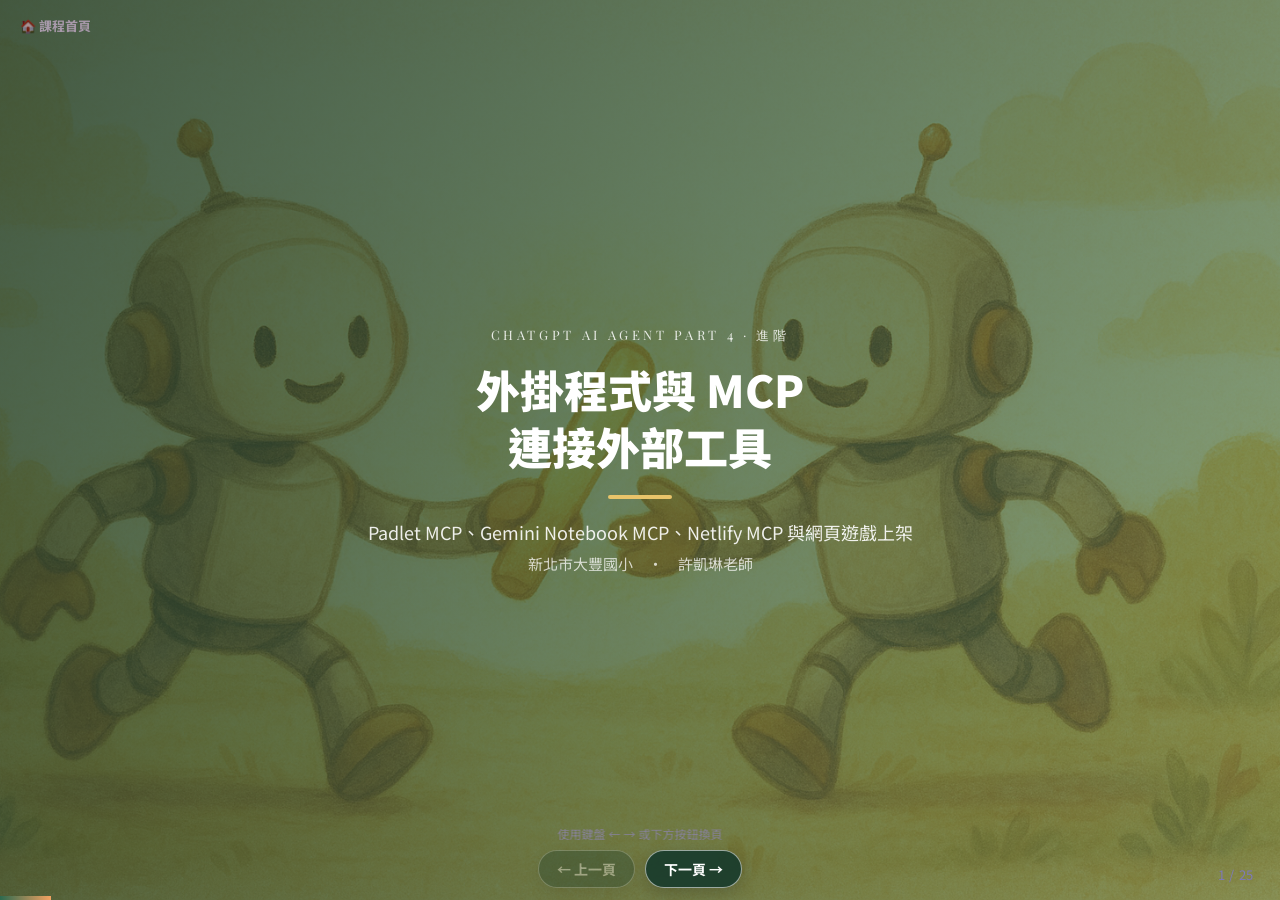
<file: part4/index.html>
<!DOCTYPE html>
<html lang="zh-TW">
<head>
<meta charset="UTF-8">
<meta name="viewport" content="width=device-width, initial-scale=1.0">
<title>AI Agent Part 4｜MCP 與 Netlify</title>
<link href="https://fonts.googleapis.com/css2?family=Noto+Sans+TC:wght@400;500;700;900&family=Playfair+Display:wght@700&family=JetBrains+Mono:wght@500&display=swap" rel="stylesheet">
<link rel="stylesheet" href="../style.css">
</head>
<body>
<a class="home-link" href="../index.html">🏠 課程首頁</a>
<div class="slides-wrapper" id="wrap">
<section class="slide bg ov" style="background:url('images/cover.png') center/cover">
  <div class="inner">
    <p class="eyebrow">ChatGPT AI Agent Part 4 · 進階</p>
    <h1 style="font-size:44px;font-weight:900;line-height:1.3;margin-top:16px">外掛程式與 MCP<br>連接外部工具</h1>
    <div class="deco-line" style="margin:20px auto;background:var(--accent-4)"></div>
    <p style="font-size:18px;opacity:.9">Padlet MCP、Gemini Notebook MCP、Netlify MCP 與網頁遊戲上架</p>
    <p style="font-size:15px;opacity:.75;margin-top:8px">新北市大豐國小　·　許凱琳老師</p>
  </div>
</section>
<section class="slide">
  <div class="wrap">
    <p class="h-eyebrow">CONNECT</p>
    <h2 class="h-title">讓 Agent 連上外部工具的幾種方式</h2>
    <div class="deco-line"></div>
    <div class="grid2">
      <div class="box"><h4>🧩 外掛程式／Connector</h4><p>官方做好的連接，登入授權後就能使用，例如 Google、GitHub、Notion、Canva。</p></div>
      <div class="box"><h4>🔌 MCP</h4><p>AI 與外部工具的「標準插頭」；自己加入伺服器，連接更多服務。</p></div>
      <div class="box"><h4>🧭 Skill</h4><p>教 AI 一套可重複使用的 SOP。</p></div>
      <div class="box"><h4>⏰ Automation</h4><p>在指定時間重複執行已穩定的流程。</p></div>
    </div>
    <div class="note">本研習以 <b>Codex</b> 示範自訂 MCP；可用功能與設定入口以當天介面為準。</div>
  </div>
</section>
<section class="slide"><div class="wrap"><p class="h-eyebrow">PLUGINS</p><h2 class="h-title">外掛程式：在哪裡開啟</h2><div class="deco-line"></div><figure class="guide-shot"><a href="images/plugins-list-1.png" target="_blank" rel="noopener"><img src="images/plugins-list-1.png" alt="ChatGPT 外掛程式頁面：外掛程式、應用程式、MCP、技能分頁，以及 Kahoot!、Gemini Notebook、Plugin Creator、Netlify、Supabase、Padlet 開關"></a><figcaption>設定 → 外掛程式：上方分頁可切換外掛程式、應用程式、MCP、技能；「瀏覽目錄」可找新的服務。</figcaption></figure></div></section>
<section class="slide"><div class="wrap"><p class="h-eyebrow">PLUGINS</p><h2 class="h-title">外掛程式：常見的服務</h2><div class="deco-line"></div><figure class="guide-shot"><a href="images/plugins-list-2.png" target="_blank" rel="noopener"><img src="images/plugins-list-2.png" alt="外掛程式清單：Notion、Google Calendar、Gmail、Booking.com、Google Drive、Figma、Adobe、Canva、GitHub"></a><figcaption>Notion、Google 日曆、Gmail、雲端硬碟、Canva、GitHub……登入授權後就能使用。只開需要的，用不到就關掉。</figcaption></figure></div></section>
<section class="slide bg ov" style="background:url('images/sec.png') center/cover">
  <div class="inner">
    <p class="eyebrow">PLUGIN 1</p>
    <h2 style="font-size:44px;font-weight:900;margin-top:12px">外掛程式舉例：Padlet</h2>
    <div class="deco-line" style="margin:18px auto;background:var(--accent-4)"></div>
    <p style="font-size:18px;opacity:.9">建立互動牆、整理回應、草擬個別回饋</p>
  </div>
</section>
<section class="slide"><div class="wrap"><p class="h-eyebrow">Padlet</p><h2 class="h-title">Padlet｜先確認連接的帳號</h2><div class="deco-line"></div><p class="sub">先在外掛程式開啟 Padlet，依畫面登入授權。</p><div class="code">請確認目前連接的 Padlet 帳號，只讀取，不要建立或修改任何內容。</div></div></section>
<section class="slide">
  <div class="wrap">
    <p class="h-eyebrow">PADLET · TASK ①</p>
    <h2 class="h-title">一句話建立研習互動牆</h2>
    <div class="deco-line"></div>
    <ol class="steps">
      <li><span class="num">1</span><div class="tx">指定對象、主題、區段與每區引導問題。</div></li>
      <li><span class="num">2</span><div class="tx">要求 Codex 先在對話中預覽版面結構，確認後才建立。</div></li>
      <li><span class="num">3</span><div class="tx">建立後回到 Padlet，手動檢查分享權限，並視需要開啟留言與 reactions。</div></li>
    </ol>
    <span class="code">請規劃一面「AI Agent 教師研習」Padlet，分成：
課前期待、今天學到什麼、可以應用在哪裡、仍然想問的問題。
每區放 2 個簡短引導問題。先預覽內容，等我確認後再建立。</span>
  </div>
</section>
<section class="slide"><div class="wrap"><p class="h-eyebrow">PLUGIN 2</p><h2 class="h-title">外掛程式舉例：Kahoot，太方便了！</h2><div class="deco-line"></div><p class="sub">開啟 Kahoot 外掛 → 給教材 → 登入帳號，馬上跟學生玩起來。</p><figure class="guide-shot"><a href="images/kahoot-plugin.webp" target="_blank" rel="noopener"><img style="max-height:48vh" src="images/kahoot-plugin.webp" alt="在 Codex 用 Kahoot 外掛程式建立「四上自然生活挑戰｜第一、二單元 25 題」，顯示題目預覽與 Open in Kahoot! 按鈕"></a><figcaption>範例：依四上自然第一、二單元教材，一次建立 25 題 Kahoot，按「Open in Kahoot!」就能開始。</figcaption></figure></div></section>


<section class="slide bg ov" style="background:url('images/sec.png') center/cover">
  <div class="inner">
    <p class="eyebrow">MCP 2</p>
    <h2 style="font-size:44px;font-weight:900;margin-top:12px">Gemini Notebook MCP</h2>
    <div class="deco-line" style="margin:18px auto;background:var(--accent-4)"></div>
    <p style="font-size:18px;opacity:.9">讓 Agent 幫你建立筆記本、加入來源、產生語音摘要</p>
  </div>
</section>
<section class="slide"><div class="wrap"><p class="h-eyebrow">Gemini Notebook MCP</p><h2 class="h-title">Gemini Notebook｜先讀教材的 MD</h2><div class="deco-line"></div><p class="sub">教材原檔：01-連接-NotebookLM.md。</p><p class="sub">原文寫給 Claude Code／opencode，請 Codex 先閱讀、檢查環境，再按目前方式調整。</p><p class="sub">先看安裝計畫，確認後才執行。不要直接建立或刪除測試筆記本。</p></div></section>
<section class="slide"><div class="wrap"><p class="h-eyebrow">提示詞</p><h2 class="h-title">Gemini Notebook｜請 AI 協助連接</h2><div class="deco-line"></div><div class="code">請先閱讀我附上的「01-連接-NotebookLM.md」，協助我在目前的 Codex 連接 Gemini Notebook MCP。

1. 先檢查我的作業系統、需要的工具，以及是否已經安裝或連接過，告訴我打算怎麼做，等我確認再安裝。
2. 這份檔案原本寫給 Claude Code／opencode，請依目前 Codex 的安裝方式調整，並查閱工具專案的最新說明，不要照抄不適用的指令。
3. 需要 Google 登入時，請停下來讓我自己操作，不要顯示或複製我的登入憑證。
4. 完成後只列出我的筆記本，確認 MCP 能讀取；不要建立或刪除測試筆記本，也不要修改其他 MCP 設定。
5. 如果失敗，先說明原因和修正方法，不要直接清除原有設定或登入資料。</div><div class="note"><a href="https://docs.google.com/document/d/1jzYLz-a3kMPW-TNwBAWWw-22x5_Wmz9sQcmVhnAe8pc/edit?usp=drivesdk" target="_blank" rel="noopener">完整步驟在操作筆記</a></div></div></section>

<section class="slide"><div class="wrap"><p class="h-eyebrow">Gemini Notebook 實作</p><h2 class="h-title">延續 SEL 課程，整理來源與語音摘要</h2><div class="deco-line"></div><div class="code">請用 Gemini Notebook MCP，協助我整理【SEL】課程的資源。

1. 先讀取「網路資源」文件，把打算加入的來源清單給我看，等我確認。
2. 我確認後，再建立「【四年級 SEL 課程】」筆記本，加入確認過的來源。
3. 請根據這些來源回答：「【四年級學生學習情緒覺察時，最需要理解的三件事是什麼？】」
4. 幫我產生一段適合學生聽的中文語音摘要，完成後告訴我在哪裡收聽；若無法產生，請說明原因。

不要修改或刪除其他筆記本。</div><div class="note">到筆記本核對來源，再實際收聽語音。</div></div></section>
<section class="slide bg ov" style="background:url('images/sec.png') center/cover">
  <div class="inner">
    <p class="eyebrow">MCP 3</p>
    <h2 style="font-size:44px;font-weight:900;margin-top:12px">Codex 小遊戲 × Netlify MCP</h2>
    <div class="deco-line" style="margin:18px auto;background:var(--accent-4)"></div>
    <p style="font-size:18px;opacity:.9">從一句需求開始，完成可玩、可驗收、可分享的網頁遊戲</p>
  </div>
</section>
<section class="slide"><div class="wrap"><p class="h-eyebrow">Codex 進階</p><h2 class="h-title">Codex 進階示範：做網頁｜成語填空小遊戲</h2><div class="deco-line"></div><p class="sub">先講解 Work 與 Codex 的差別，再以 Codex 示範製作與測試。玩法可依研習當天調整。</p><div class="note">完成後看看：自己試答對、答錯、逾時及重新開始，核對分數與兩條進度顯示。</div></div></section>
<section class="slide"><div class="wrap"><p class="h-eyebrow">Codex 進階</p><h2 class="h-title">Codex 進階示範：做網頁｜直接貼上（1/2）</h2><div class="deco-line"></div><div class="code">在這個資料夾製作一個適合【國小四年級學生】玩的成語填空網頁遊戲。

1. 開始時有啟動畫面，顯示遊戲說明和「開始遊戲」按鈕。
2. 準備適合這個年級的四字成語題庫，每次隨機抽【10】題，同一回合不要重複。每題隨機隱藏一個字，讓學生從【4】個不同的候選字中選出正確答案，確保只有一個正確選項。
3. 每題限時【15】秒，用一條會逐漸減少的「時間血條」顯示；另外用不同顏色的「答題進度條」，顯示目前完成幾題，兩者要標示清楚。
4. 答對時顯示慶祝動畫，再自動進入下一題；答錯或時間到時，顯示正確答案，停留【2】秒後自動進入下一題。選完答案後，不要讓學生重複作答。</div><div class="note"><a href="https://docs.google.com/document/d/1jzYLz-a3kMPW-TNwBAWWw-22x5_Wmz9sQcmVhnAe8pc/edit?usp=drivesdk" target="_blank" rel="noopener">完整提示詞請從新版操作筆記一次複製</a></div></div></section>
<section class="slide"><div class="wrap"><p class="h-eyebrow">Codex 進階</p><h2 class="h-title">Codex 進階示範：做網頁｜直接貼上（2/2）</h2><div class="deco-line"></div><div class="code">5. 每題答對得【10】分，答錯或時間到得 0 分，滿分【100】分。結束時顯示分數、答對題數，以及「再玩一次」按鈕。
6. 畫面使用繁體中文，字要清楚，按鈕要方便點選，電腦和手機都能玩。

先用簡單的話告訴我，你打算怎麼設計畫面和遊戲流程，等我確認後再開始製作。
完成後，請實際開啟，測試答對、答錯、時間到和重新開始是否正常，告訴我測試結果，以及怎麼開啟試玩。先在本機試玩，發布上網我們再另外討論。</div><div class="note"><a href="https://docs.google.com/document/d/1jzYLz-a3kMPW-TNwBAWWw-22x5_Wmz9sQcmVhnAe8pc/edit?usp=drivesdk" target="_blank" rel="noopener">完整提示詞請從新版操作筆記一次複製</a></div></div></section>
<section class="slide"><div class="wrap"><p class="h-eyebrow">Codex 進階・補充資料</p><h2 class="h-title">360 環景教材生成器</h2><div class="deco-line"></div><p class="sub">另一種教學網頁範例：輸入教材主題與參考資料，規劃環景場景、知識點及思考題。</p><p class="sub">可生成圖片、加入自己的 360 照片，設定標示點，預覽後匯出教材網站與專案檔。</p><div class="repo"><a href="https://drive.google.com/file/d/1hwXBe7Zg2KYdAjO0cn5eBBt5n2cVQdBE/view" target="_blank" rel="noopener">開啟補充範例：360 環景教材生成器</a></div><div class="note">這是生成工具，需要自己的 OpenAI API Key；呼叫 API 可能計費。共用電腦不要勾選記住金鑰。現場先看範例，是否生成由老師決定。</div></div></section>
<section class="slide">
  <div class="wrap">
    <p class="h-eyebrow">NETLIFY</p>
    <h2 class="h-title">進階示範：登入自己的 Netlify 帳號</h2>
    <div class="deco-line"></div>
    <ol class="steps">
      <li><span class="num">1</span><div class="tx">開啟 <a href="https://app.netlify.com/" target="_blank" rel="noopener"><b>app.netlify.com</b></a>，完成註冊與登入。</div></li>
      <li><span class="num">2</span><div class="tx">確認能看到自己的 Team 與 Projects 畫面；後續網站都放在自己的帳號。</div></li>
      <li><span class="num">3</span><div class="tx">若要跟做，可在確認帳號後依學員筆記連接 <b>Netlify MCP</b>。</div></li>
    </ol>
  </div>
</section>
<section class="slide"><div class="wrap"><p class="h-eyebrow">Netlify MCP</p><h2 class="h-title">Netlify｜先確認帳號連接</h2><div class="deco-line"></div><div class="code">請協助我連接 Netlify MCP。先確認目前是否已連接；如果需要設定，請依 Netlify 官方最新說明引導。
需要登入授權時讓我自己操作。完成後只確認帳號和網站清單，不要部署，也不要顯示 Token。</div><p class="sub"><a href="https://docs.netlify.com/build/build-with-ai/agent-setup-guides/agent-setup-overview/" target="_blank" rel="noopener">Netlify 官方連接說明</a></p></div></section>
<section class="slide"><div class="wrap"><p class="h-eyebrow">Netlify 預覽</p><h2 class="h-title">成語遊戲｜先給我預覽</h2><div class="deco-line"></div><div class="code">請用 Netlify MCP，幫我把進階示範完成的「【成語填空小遊戲】」建立預覽部署。

先確認要上傳的資料夾、檔案與 Netlify 帳號，讓我檢查。
我確認後才上傳，只建立預覽，先不要更新正式網站。
完成後給我預覽網址，實際開啟測試，並告訴我答題、計時、分數與重新開始是否正常。</div><div class="note">預覽網址也可能被取得連結的人讀取，請使用練習資料。</div></div></section>
<section class="slide"><div class="wrap"><p class="h-eyebrow">Netlify 發布</p><h2 class="h-title">預覽確認後，再正式上架</h2><div class="deco-line"></div><div class="code">我已經確認預覽版可以正常使用。
請先提供幾個【成語遊戲】的 netlify.app 網站名稱供我選擇，說明是否可用。
等我選定後，再把剛剛確認過的版本正式部署，回報正式網址，並實際開啟檢查。</div><p class="sub">請自己用電腦與手機玩完一局，再確認正式發布。</p></div></section>

<section class="slide">
  <div class="wrap">
    <p class="h-eyebrow">AGENT · SKILL</p>
    <h2 class="h-title">Skill：把重複又好用的動作封裝起來</h2>
    <div class="deco-line"></div>
    <div class="grid2">
      <div class="box"><h4>適合做成 Skill</h4><p>已經驗證過、之後會重複使用，而且有清楚輸入、步驟與驗收方式的流程。</p></div>
      <div class="box"><h4>本課範例</h4><p>將「檢查網頁遊戲 → 建立 Netlify 預覽 → 回報驗收清單」做成重複流程。</p></div>
    </div>
    <div class="note">先成功完成至少一次，才考慮做成 Skill；不要把尚未穩定的做法自動化。</div>
  </div>
</section>
<section class="slide">
  <div class="wrap">
    <p class="h-eyebrow">AGENT · PROJECT RULES</p>
    <h2 class="h-title">AGENTS.md：寫給 Agent 的專案長期規則</h2>
    <div class="deco-line"></div>
    <ul class="steps">
      <li><span class="num">1</span><div class="tx">記錄專案目標、重要檔案、命名方式與禁止事項。</div></li>
      <li><span class="num">2</span><div class="tx">記錄固定驗收：支援手機、不收集個資、部署前必須先建立預覽。</div></li>
      <li><span class="num">3</span><div class="tx">視為專案說明，而不是聊天記憶；換新任務時 Agent 仍可先讀取。</div></li>
    </ul>
    <div class="note"><code>AGENTS.md</code> 是有特定用途的 Markdown 檔；不是 Agent 寫的每一個 <code>.md</code> 檔都叫 AGENTS.md。</div>
  </div>
</section>
<section class="slide">
  <div class="wrap">
    <p class="h-eyebrow">AGENT · HANDOFF</p>
    <h2 class="h-title">換 Agent 之前，先請它寫好交接內容</h2>
    <div class="deco-line"></div>
    <div class="box">
      <p><code>請把目前專案整理成 handoff.md，包含專案目標、已完成功能、重要檔案、已做過的測試、Netlify 部署狀態、尚未解決的問題與建議下一步。不要修改遊戲內容，不要寫入 Token 或密碼。</code></p>
    </div>
    <div class="note">新 Agent 接手時：先讀 <code>AGENTS.md</code> 與 <code>handoff.md</code>，盤點現況，再提出接續計畫。</div>
  </div>
</section>
<section class="slide bg ov-deep" style="background:url('images/ending.png') center/cover">
  <div class="inner">
    <p style="font-family:'Playfair Display';font-size:54px;margin-bottom:10px">接上工具 🔌</p>
    <div class="deco-line" style="margin:0 auto 22px;background:var(--accent-4)"></div>
    <p style="font-size:20px;opacity:.92">外掛一鍵授權；授權用官方流程，Token 絕不公開</p>
    <p style="font-size:15px;opacity:.78;margin-top:12px">下一集 Part 5：結語，使用 AI Agent 的想法、流程與安全</p>
  </div>
</section>
</div>
<div class="progress-bar" id="bar"></div>
<div class="slide-counter" id="counter">1 / 25</div>
<div class="nav-hint">使用鍵盤 ← → 或下方按鈕換頁</div>
<nav class="slide-nav" aria-label="投影片換頁">
  <button id="prevBtn" type="button">← 上一頁</button>
  <button id="nextBtn" type="button">下一頁 →</button>
</nav>
<script>
const slides=[...document.querySelectorAll('.slide')];
const bar=document.getElementById('bar'),counter=document.getElementById('counter'),prevBtn=document.getElementById('prevBtn'),nextBtn=document.getElementById('nextBtn');
let cur=0;
function show(n){cur=Math.max(0,Math.min(n,slides.length-1));
  slides.forEach((s,i)=>{s.classList.toggle('active',i===cur);s.setAttribute('aria-hidden',i===cur?'false':'true');s.classList.toggle('prev',i<cur);});
  bar.style.width=((cur+1)/slides.length*100)+'%';counter.textContent=(cur+1)+' / '+slides.length;history.replaceState(null,'','#'+(cur+1));
  prevBtn.disabled=cur===0;nextBtn.disabled=cur===slides.length-1;}
show(Number(location.hash.slice(1))-1||0);
document.addEventListener('keydown',e=>{if(e.key==='ArrowRight'){e.preventDefault();show(cur+1);}if(e.key==='ArrowLeft'){e.preventDefault();show(cur-1);}});
prevBtn.addEventListener('click',()=>show(cur-1));
nextBtn.addEventListener('click',()=>show(cur+1));
</script>
</body>
</html>
</file>
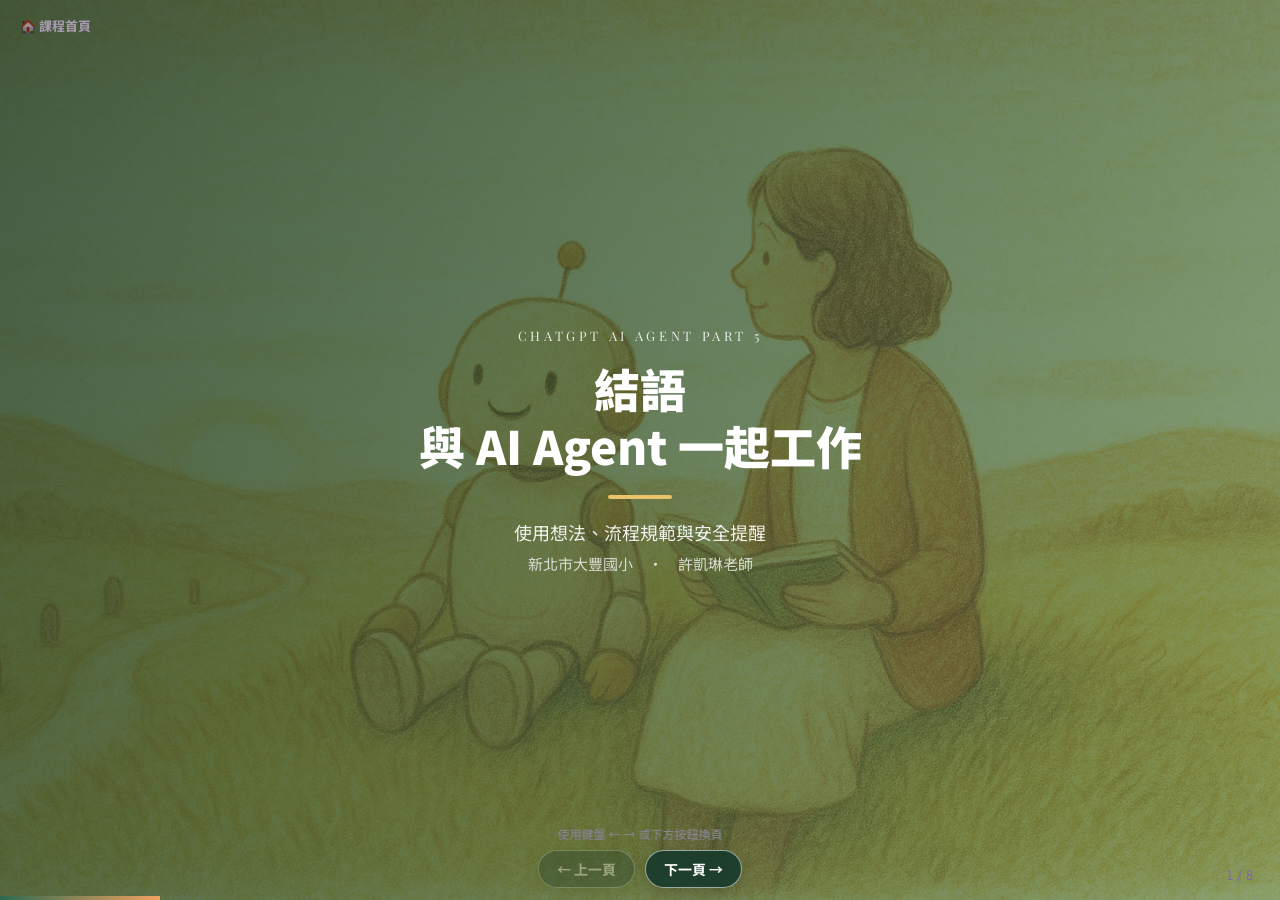
<file: part5/index.html>
<!DOCTYPE html>
<html lang="zh-TW">
<head>
<meta charset="UTF-8">
<meta name="viewport" content="width=device-width, initial-scale=1.0">
<title>ChatGPT AI Agent Part 5 — 結語：與 AI Agent 一起工作</title>
<link href="https://fonts.googleapis.com/css2?family=Noto+Sans+TC:wght@400;500;700;900&family=Playfair+Display:wght@700&family=JetBrains+Mono:wght@500&display=swap" rel="stylesheet">
<link rel="stylesheet" href="../style.css">
</head>
<body>
<a class="home-link" href="../index.html">🏠 課程首頁</a>
<div class="slides-wrapper" id="wrap">

<section class="slide bg ov" style="background:url('images/cover.png') center/cover">
  <div class="inner">
    <p class="eyebrow">ChatGPT AI Agent Part 5</p>
    <h1 style="font-size:46px;font-weight:900;line-height:1.25;margin-top:16px">結語<br>與 AI Agent 一起工作</h1>
    <div class="deco-line" style="margin:20px auto;background:var(--accent-4)"></div>
    <p style="font-size:18px;opacity:.9">使用想法、流程規範與安全提醒</p>
    <p style="font-size:15px;opacity:.75;margin-top:8px">新北市大豐國小　·　許凱琳老師</p>
  </div>
</section>

<section class="slide">
  <div class="wrap">
    <p class="h-eyebrow">MINDSET</p>
    <h2 class="h-title">交代清楚，它就會幫你把工作做完整</h2>
    <div class="deco-line"></div>
    <div class="grid2">
      <div class="box"><h4>🤝 把它當成新同事</h4><p>能力很強，但不知道你的習慣。背景、目標、限制說得越清楚，成果越接近你要的。</p></div>
      <div class="box"><h4>🧑‍🏫 老師仍是負責人</h4><p>Agent 負責執行，老師負責判斷與驗收；送出、發布、刪除都由人決定。</p></div>
    </div>
    <div class="note">交辦公式：背景＋目標＋資料＋限制＋交付格式＋驗收標準。</div>
  </div>
</section>

<section class="slide">
  <div class="wrap">
    <p class="h-eyebrow">MY PROMPTS</p>
    <h2 class="h-title">我最常對 Agent 說的五句話</h2>
    <div class="deco-line"></div>
    <ol class="steps">
      <li><span class="num">1</span><div class="tx">「先告訴我你要怎麼做，我確認後你才開始動工。」</div></li>
      <li><span class="num">2</span><div class="tx">「完成的時候，也教我怎麼做，因為我想了解這些步驟。」</div></li>
      <li><span class="num">3</span><div class="tx">「先保留原始檔，另外做一份新版讓我看。」</div></li>
      <li><span class="num">4</span><div class="tx">「我已經試過這個流程了，請幫我整理成可以重複使用的 Skill。」</div></li>
      <li><span class="num">5</span><div class="tx">「請把目前做到哪裡、重要檔案和下一步寫成交接紀錄，方便下次接著做。」</div></li>
    </ol>
    <div class="note">經常使用之後，你就會知道每種任務該給什麼權限、該開啟哪個專案資料夾。</div>
  </div>
</section>

<section class="slide">
  <div class="wrap">
    <p class="h-eyebrow">WORKFLOW</p>
    <h2 class="h-title">流程規範：每一次都走同樣四步</h2>
    <div class="deco-line"></div>
    <ol class="steps">
      <li><span class="num">1</span><div class="tx"><b>先盤點</b>：開啟正確的專案資料夾，讓它讀取現況、說明風險，不修改。</div></li>
      <li><span class="num">2</span><div class="tx"><b>再計畫</b>：列出步驟、交付成果與驗收方法，等你確認。</div></li>
      <li><span class="num">3</span><div class="tx"><b>小範圍試做</b>：先處理 3 筆或建立副本，再完整執行。</div></li>
      <li><span class="num">4</span><div class="tx"><b>實際驗收</b>：打開成果、抽查內容、核對數量，不只看「已完成」。</div></li>
    </ol>
  </div>
</section>

<section class="slide">
  <div class="wrap">
    <p class="h-eyebrow">⚠️ SECURITY</p>
    <h2 class="h-title">安全性：五件一定要守住的事</h2>
    <div class="deco-line" style="background:#C0392B"></div>
    <div class="warn">
      <b>權限最小</b>：只開啟需要的資料夾與應用程式，不開放整個「文件」或「桌面」。<br>
      <b>Token 不公開</b>：Token、API Key、密碼等同鑰匙，不投影、不貼對話、不放進檔案或 GitHub。<br>
      <b>個資不外流</b>：練習用合成資料；學生姓名、成績、照片不上傳到不必要的服務。<br>
      <b>關鍵動作人工確認</b>：登入、付款、寄送、發布、刪除、覆蓋前一定先停下來。<br>
      <b>先備份再動手</b>：重要檔案先複製一份，讓 Agent 在副本上工作。
    </div>
  </div>
</section>









<section class="slide"><div class="wrap"><p class="h-eyebrow">課後加練</p><h2 class="h-title">三種任務，回去接著練</h2><div class="deco-line"></div><ol class="steps"><li><span class="num">1</span><div class="tx">口述資料填入 Word 表單：缺少的資訊先標待補。</div></li><li><span class="num">2</span><div class="tx">整理公務資料夾：先列建議，只在副本上整理。</div></li><li><span class="num">3</span><div class="tx">依公開試題分析命題方向：重新設計可列印評量卷。</div></li></ol><div class="note">完整步驟與提示詞請見 <a href="https://docs.google.com/document/d/1jzYLz-a3kMPW-TNwBAWWw-22x5_Wmz9sQcmVhnAe8pc/edit" target="_blank" rel="noopener">已確認的學員操作筆記</a>。</div></div></section>
<section class="slide">
  <div class="wrap">
    <p class="h-eyebrow">REVIEW</p>
    <h2 class="h-title">五個單元回顧</h2>
    <div class="deco-line"></div>
    <ol class="steps">
      <li><span class="num">1</span><div class="tx"><b>Part 1</b>：環境設置，選對 Chat、Work、Codex，看懂模型與剩餘用量。</div></li>
      <li><span class="num">2</span><div class="tx"><b>Part 2</b>：五個 Work 操作，從課程爬文、生圖到照片整理。</div></li>
      <li><span class="num">3</span><div class="tx"><b>Part 3</b>：Computer Use 把 PDF 題目做成表單，實際預覽驗收。</div></li>
      <li><span class="num">4</span><div class="tx"><b>Part 4</b>：Codex 網頁遊戲、Skills，以及 Padlet、Gemini Notebook、Netlify 等進階整合。</div></li>
      <li><span class="num">5</span><div class="tx"><b>Part 5</b>：想法、流程與安全，讓 Agent 成為長期的工作夥伴。</div></li>
    </ol>
  </div>
</section>

<section class="slide bg ov-deep" style="background:url('images/ending.png') center/cover">
  <div class="inner">
    <p style="font-family:'Playfair Display';font-size:60px;margin-bottom:10px">謝謝</p>
    <div class="deco-line" style="margin:0 auto 22px;background:var(--accent-4)"></div>
    <p style="font-size:20px;opacity:.92">說清楚 → 先計畫 → 小範圍試做 → 自己驗收</p>
    <p style="font-size:15px;opacity:.78;margin-top:12px">交代清楚，它就會幫你把工作做完整。</p>
  </div>
</section>

</div>
<div class="progress-bar" id="bar"></div>
<div class="slide-counter" id="counter"> 1 / 8</div>
<div class="nav-hint">使用鍵盤 ← → 或下方按鈕換頁</div>
<nav class="slide-nav" aria-label="投影片換頁">
  <button id="prevBtn" type="button">← 上一頁</button>
  <button id="nextBtn" type="button">下一頁 →</button>
</nav>
<script>
const slides=[...document.querySelectorAll('.slide')];
const bar=document.getElementById('bar'),counter=document.getElementById('counter'),prevBtn=document.getElementById('prevBtn'),nextBtn=document.getElementById('nextBtn');
let cur=0;
function show(n){cur=Math.max(0,Math.min(n,slides.length-1));
  slides.forEach((s,i)=>{s.classList.toggle('active',i===cur);s.setAttribute('aria-hidden',i===cur?'false':'true');s.classList.toggle('prev',i<cur);});
  bar.style.width=((cur+1)/slides.length*100)+'%';counter.textContent=(cur+1)+' / '+slides.length;history.replaceState(null,'','#'+(cur+1));
  prevBtn.disabled=cur===0;nextBtn.disabled=cur===slides.length-1;}
show(Number(location.hash.slice(1))-1||0);
document.addEventListener('keydown',e=>{if(e.key==='ArrowRight'){e.preventDefault();show(cur+1);}if(e.key==='ArrowLeft'){e.preventDefault();show(cur-1);}});
prevBtn.addEventListener('click',()=>show(cur-1));
nextBtn.addEventListener('click',()=>show(cur+1));
</script>
</body>
</html>
</file>
<file: style.css>
/* AI Agent 基本功 · AntiGravity 課程 — 共用簡報樣式（教育感暖色風） */
:root{
  --bg-primary:#FAFAF7; --bg-slide:#FFFFFF;
  --accent-1:#2D6A4F; --accent-2:#52B788; --accent-3:#F4A261; --accent-4:#E9C46A;
  --text-primary:#1A1A2E; --text-secondary:#5C6B73; --border-light:#E8F4F0;
}
*,*::before,*::after{box-sizing:border-box;margin:0;padding:0}
body{font-family:'Noto Sans TC',sans-serif;background:#000;overflow:hidden;height:100vh;width:100vw}
.slides-wrapper{width:100%;height:100vh;position:relative;overflow:hidden}
.slide{position:absolute;width:100%;height:100%;display:flex;align-items:center;justify-content:center;
  opacity:0;transform:translateX(60px);transition:all .5s cubic-bezier(.4,0,.2,1);pointer-events:none;padding:48px 72px;background:var(--bg-primary)}
.slide.active{opacity:1;transform:translateX(0);pointer-events:all}
.slide.prev{opacity:0;transform:translateX(-60px)}
.progress-bar{position:fixed;bottom:0;left:0;height:4px;width:0;background:linear-gradient(90deg,var(--accent-1),var(--accent-3));transition:width .4s ease;z-index:100}
.slide-counter{position:fixed;bottom:16px;right:26px;font-size:13px;color:#fff;mix-blend-mode:difference;z-index:100;letter-spacing:.05em}
.nav-hint{position:fixed;bottom:58px;left:50%;transform:translateX(-50%);font-size:12px;color:#fff;mix-blend-mode:difference;opacity:.7;z-index:100}
.slide-nav{position:fixed;bottom:12px;left:50%;transform:translateX(-50%);display:flex;gap:10px;z-index:130}
.slide-nav button{border:1px solid rgba(255,255,255,.55);border-radius:999px;background:rgba(23,58,44,.9);color:#fff;padding:8px 18px;font:700 14px 'Noto Sans TC',sans-serif;cursor:pointer;box-shadow:0 6px 18px rgba(0,0,0,.18)}
.slide-nav button:hover:not(:disabled),.slide-nav button:focus-visible{background:var(--accent-2);outline:3px solid rgba(233,196,106,.65);outline-offset:2px}
.slide-nav button:disabled{opacity:.35;cursor:not-allowed}
.home-link{position:fixed;top:16px;left:20px;z-index:120;font-size:13px;color:#fff;mix-blend-mode:difference;text-decoration:none;opacity:.85;font-weight:700}
.home-link:hover{opacity:1}
.deco-line{width:64px;height:4px;background:var(--accent-3);border-radius:2px;margin:16px 0}
.eyebrow{font-family:'Playfair Display';letter-spacing:.28em;font-size:13px;opacity:.85;text-transform:uppercase}
.bg{color:#fff;flex-direction:column;text-align:center}
.bg .inner{position:relative;z-index:2;max-width:980px}
.bg::after{content:'';position:absolute;inset:0;z-index:1}
/* 底圖以 inline style 設定（相對各 part 的 HTML），此處只負責深色覆蓋層讓白字可讀 */
.bg.ov::after{background:linear-gradient(120deg,rgba(26,58,42,.82),rgba(45,106,79,.55))}
.bg.ov-deep::after{background:linear-gradient(120deg,rgba(26,58,42,.86),rgba(45,106,79,.62))}
.sec-num{font-family:'Playfair Display';font-size:120px;font-weight:700;opacity:.16;position:absolute;top:50%;left:50%;transform:translate(-50%,-50%);z-index:1}
.wrap{width:100%;max-width:960px;max-height:calc(100vh - 110px);overflow-y:auto}
.h-eyebrow{color:var(--accent-2);font-size:13px;letter-spacing:.2em;margin-bottom:8px}
.h-title{font-size:38px;font-weight:900;color:var(--accent-1);line-height:1.2}
.sub{color:var(--text-secondary);font-size:16px;margin-top:6px}
.steps{list-style:none;margin-top:22px;display:flex;flex-direction:column;gap:14px}
.steps li{display:flex;align-items:flex-start;gap:16px}
.num{width:34px;height:34px;background:var(--accent-1);color:#fff;border-radius:9px;display:flex;align-items:center;justify-content:center;font-weight:700;flex-shrink:0;font-size:15px}
.steps .tx{font-size:18px;line-height:1.55;color:var(--text-primary);padding-top:3px}
.steps .tx b{color:var(--accent-1)}
.prep-list{gap:20px}
.prep-list .num{width:40px;height:40px;font-size:18px}
.prep-list .tx{font-size:24px;padding-top:1px}
code,.code{font-family:'JetBrains Mono',monospace}
.code{display:block;background:#173a2c;color:#d8f3e3;padding:12px 16px;border-radius:10px;font-size:15px;margin-top:8px;word-break:break-all;white-space:pre-wrap;line-height:1.5}
.code .c{color:#8fd9b6}
.pill{display:inline-block;font-size:13px;padding:3px 12px;border-radius:999px;background:var(--border-light);color:var(--accent-1);margin:3px 6px 3px 0;font-weight:700}
.note{background:#FFF7EC;border-left:4px solid var(--accent-3);padding:10px 16px;border-radius:8px;color:#7a5b2e;font-size:15px;margin-top:14px}
.warn{background:#FDECEA;border-left:6px solid #C0392B;padding:14px 18px;border-radius:10px;color:#7b241c;font-size:17px;margin-top:14px;line-height:1.6}
.warn b{color:#C0392B}
.card{background:#fff;border-radius:22px;padding:48px 60px;box-shadow:0 20px 60px rgba(0,0,0,.07);max-width:820px;width:100%;text-align:center}
.grid2{display:grid;grid-template-columns:1fr 1fr;gap:18px;margin-top:22px}
.grid3{grid-template-columns:1fr 1fr 1fr}
.box{background:#F0FAF5;border:1px solid var(--border-light);border-radius:14px;padding:18px 20px}
.box h4{color:var(--accent-1);font-size:18px;margin-bottom:6px}
.box p{font-size:15px;color:var(--text-primary);line-height:1.5}
.repo{background:#173a2c;color:#eafff4;border-radius:18px;padding:20px 24px;margin-top:16px}
.repo a{color:#9be3bd;font-weight:700;word-break:break-all}
.guide-shot{margin:18px auto 0;text-align:center}
.guide-shot a{display:inline-block;max-width:100%}
.guide-shot img{display:block;max-width:100%;max-height:58vh;margin:auto;border:1px solid #dfe8e3;border-radius:14px;box-shadow:0 14px 34px rgba(26,58,42,.12);background:#fff;object-fit:contain}
.guide-shot figcaption{color:var(--text-secondary);font-size:14px;margin-top:8px}
.guide-shot.full-shot img{max-height:82vh}
.shot-grid{display:grid;grid-template-columns:1fr 1fr;gap:18px;align-items:center;margin-top:16px}
.shot-grid .guide-shot{margin-top:0}
.shot-grid .guide-shot img{max-height:53vh}
.stack-shots{display:grid;gap:14px;margin-top:14px}
.stack-shots .guide-shot{margin-top:0}
.stack-shots .wide-shot img{max-height:12vh}
.stack-shots .main-shot img{max-height:45vh}
@media(max-width:760px){.slide{padding:32px 22px 88px}.h-title{font-size:26px}.grid2,.grid3,.shot-grid{grid-template-columns:1fr}.sec-num{font-size:70px}.card{padding:30px 24px}.shot-grid .guide-shot img{max-height:34vh}.guide-shot figcaption{font-size:12px}.nav-hint{display:none}.slide-nav button{padding:8px 14px}}

/* 整理版：可讀性與手機預覽 */
.code{word-break:normal;overflow-wrap:anywhere;font-family:system-ui,sans-serif;font-size:17px;line-height:1.65}
.wrap{padding-bottom:8px}.wrap .sub{margin-top:14px;font-size:19px;line-height:1.7}
@media(max-width:760px){.code{font-size:16px}.wrap .sub{font-size:17px}.slide{padding-top:50px}.wrap{max-height:calc(100dvh - 140px)}}
@media(max-width:760px){.prep-list{gap:16px}.prep-list .tx{font-size:19px}}
@media(prefers-reduced-motion:reduce){.slide{transition:none}}
</file>
